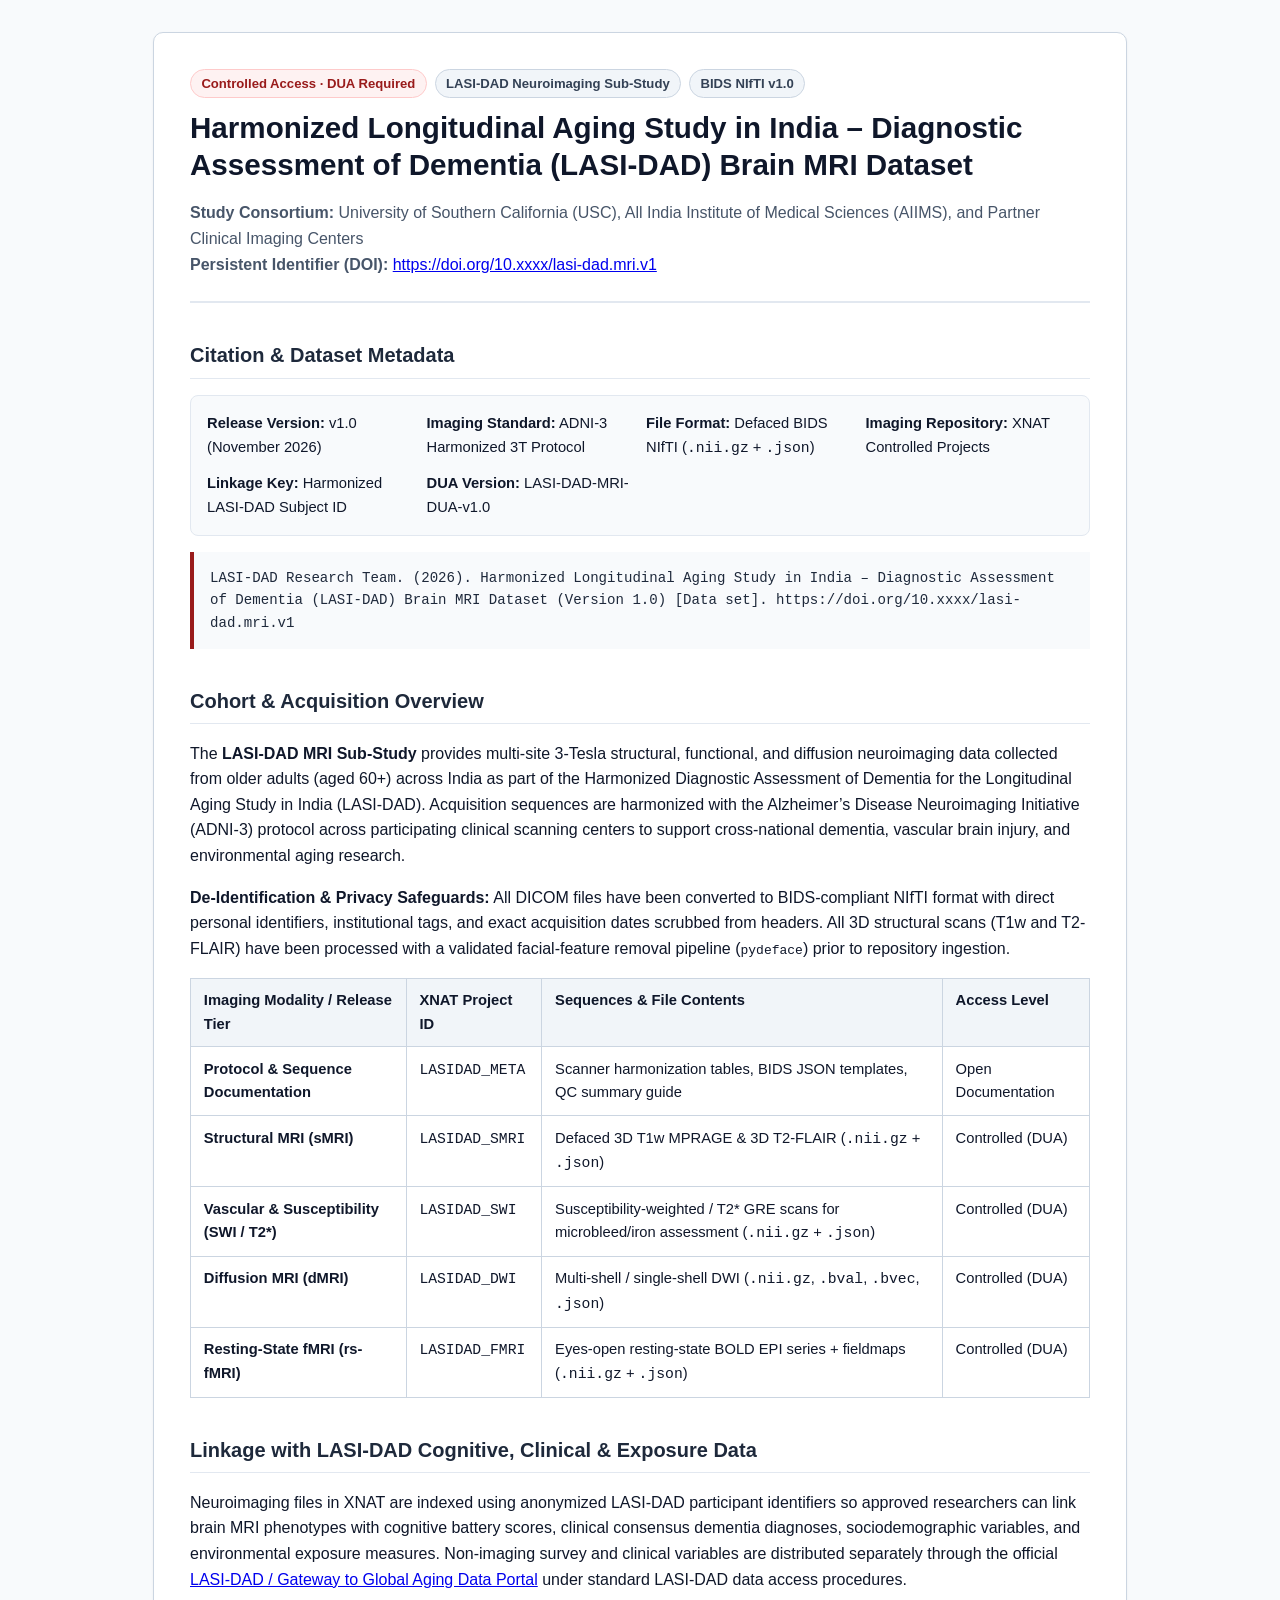
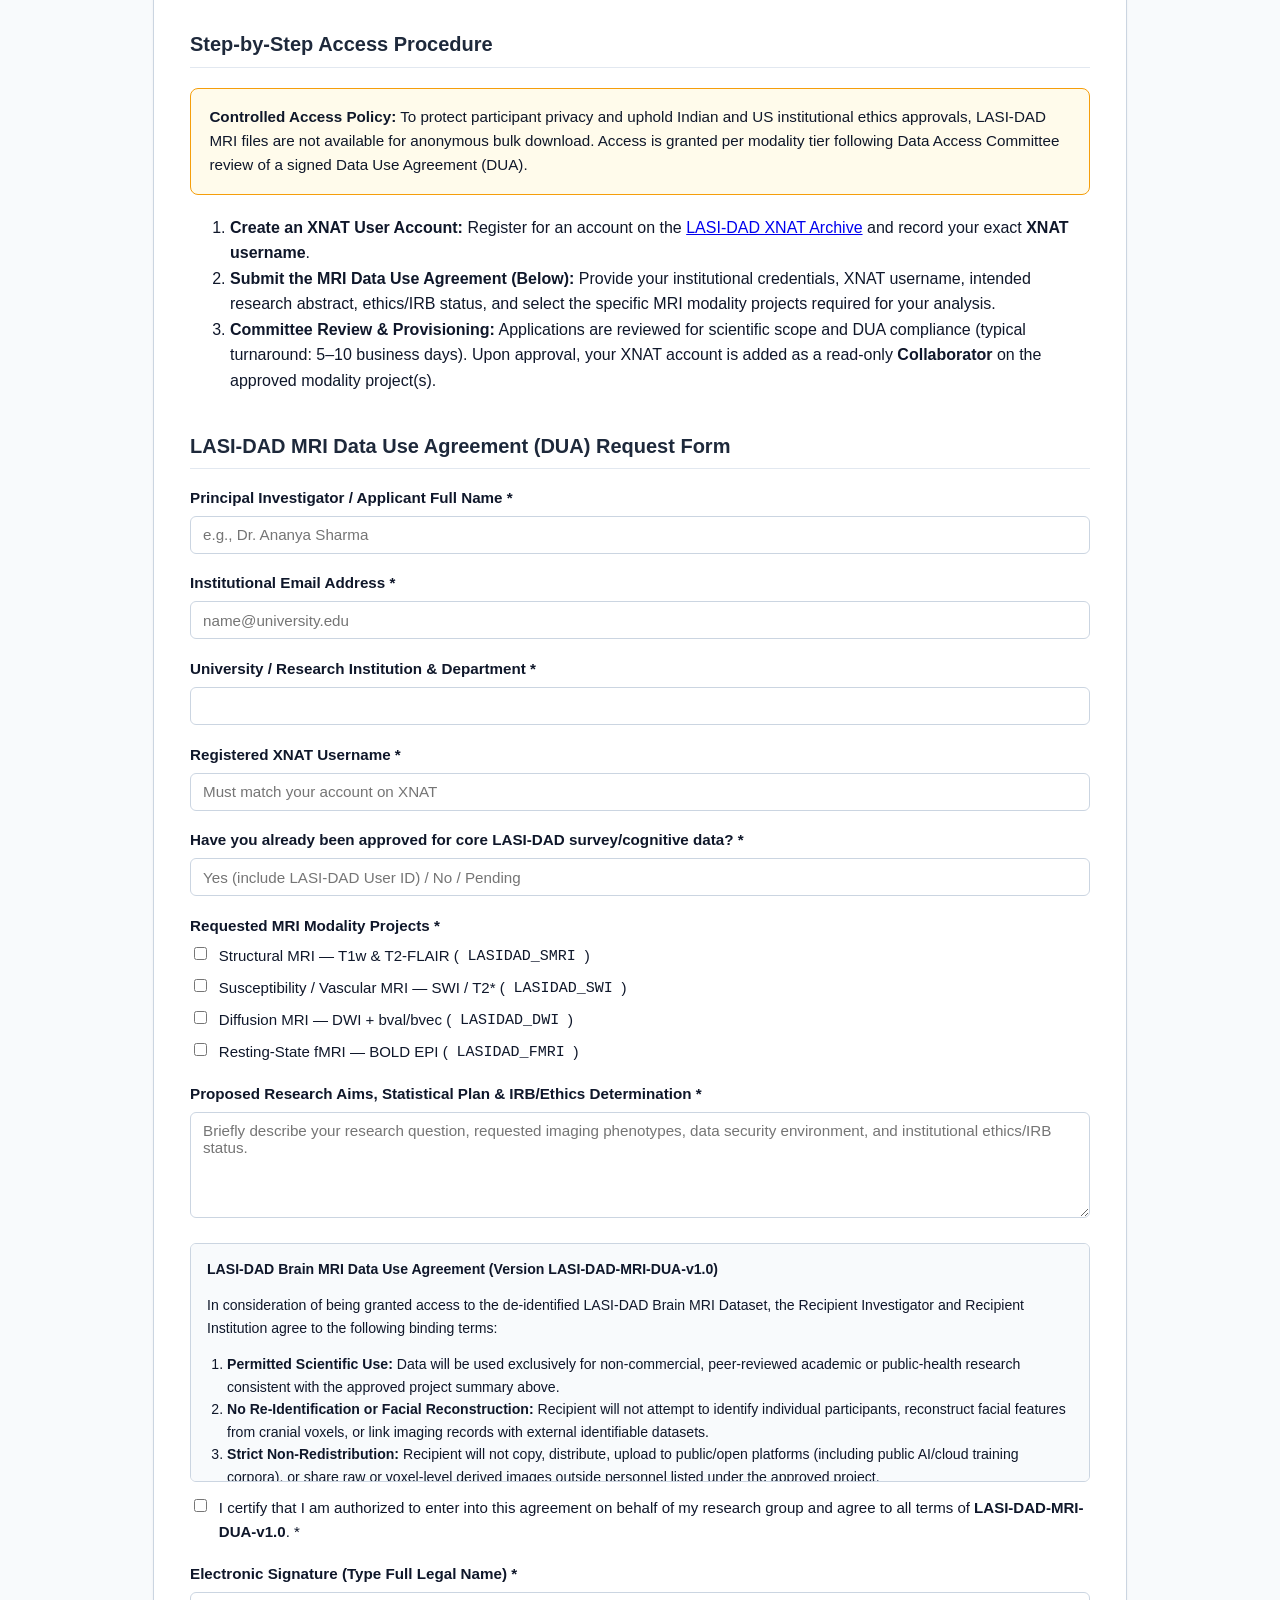
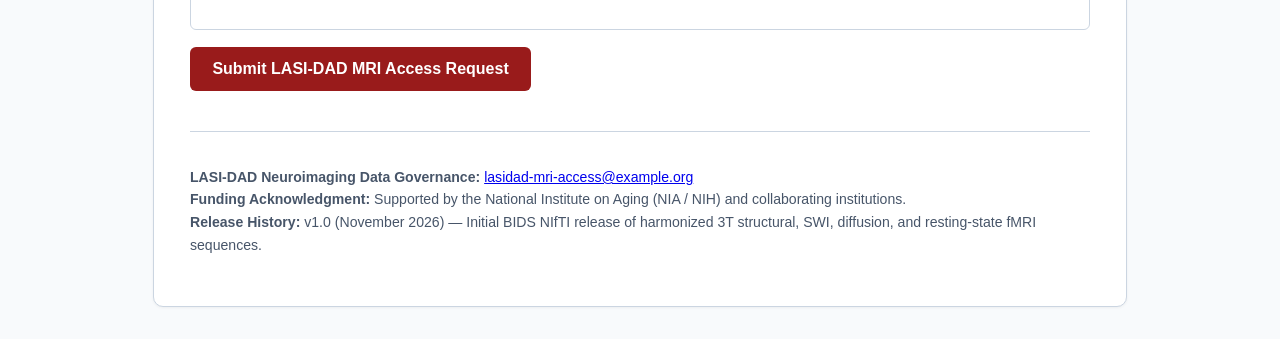
<file: index.html>
<!DOCTYPE html>
<html lang="en">
<head>
  <meta charset="UTF-8" />
  <meta name="viewport" content="width=device-width, initial-scale=1.0" />
  <title>LASI-DAD Brain MRI Dataset (v1.0) — Controlled-Access Data Portal</title>
  <style>
    :root {
      --bg: #f8fafc;
      --surface: #ffffff;
      --text: #0f172a;
      --muted: #475569;
      --primary: #991b1b; /* Deep academic crimson */
      --primary-light: #fef2f2;
      --primary-border: #fecaca;
      --accent: #1e40af;
      --border: #cbd5e1;
      --warn-bg: #fffbeb;
      --warn-border: #f59e0b;
    }
    body {
      font-family: -apple-system, BlinkMacSystemFont, "Segoe UI", Roboto, sans-serif;
      line-height: 1.6;
      color: var(--text);
      background: var(--bg);
      margin: 0;
      padding: 2rem 1rem;
    }
    .container {
      max-width: 900px;
      margin: 0 auto;
      background: var(--surface);
      border: 1px solid var(--border);
      border-radius: 10px;
      padding: 2.25rem;
      box-shadow: 0 1px 3px rgba(0, 0, 0, 0.05);
    }
    header {
      border-bottom: 2px solid #e2e8f0;
      padding-bottom: 1.5rem;
      margin-bottom: 1.75rem;
    }
    .badge-row {
      display: flex;
      flex-wrap: wrap;
      gap: 0.5rem;
      margin-bottom: 0.75rem;
    }
    .badge {
      display: inline-block;
      background: var(--primary-light);
      color: var(--primary);
      border: 1px solid var(--primary-border);
      font-size: 0.82rem;
      font-weight: 600;
      padding: 0.2rem 0.65rem;
      border-radius: 999px;
    }
    .badge-neutral {
      background: #f1f5f9;
      color: #334155;
      border: 1px solid #cbd5e1;
    }
    h1 {
      margin: 0.25rem 0 0.6rem;
      font-size: 1.85rem;
      line-height: 1.25;
    }
    h2 {
      font-size: 1.25rem;
      margin-top: 2.25rem;
      border-bottom: 1px solid #e2e8f0;
      padding-bottom: 0.4rem;
      color: #1e293b;
    }
    .meta-grid {
      display: grid;
      grid-template-columns: repeat(auto-fit, minmax(200px, 1fr));
      gap: 0.75rem;
      background: #f8fafc;
      border: 1px solid #e2e8f0;
      padding: 1rem;
      border-radius: 8px;
      margin: 1rem 0;
      font-size: 0.92rem;
    }
    .cite-box {
      background: #f8fafc;
      border-left: 4px solid var(--primary);
      padding: 0.9rem 1rem;
      font-family: ui-monospace, SFMono-Regular, Menlo, monospace;
      font-size: 0.88rem;
      margin: 0.75rem 0;
      color: #1e293b;
    }
    .notice {
      background: var(--warn-bg);
      border: 1px solid var(--warn-border);
      border-radius: 8px;
      padding: 1rem 1.15rem;
      margin: 1.25rem 0;
      font-size: 0.95rem;
    }
    table {
      width: 100%;
      border-collapse: collapse;
      margin: 1rem 0;
      font-size: 0.92rem;
    }
    th, td {
      border: 1px solid var(--border);
      padding: 0.65rem 0.8rem;
      text-align: left;
      vertical-align: top;
    }
    th {
      background: #f1f5f9;
      font-weight: 600;
    }
    .form-group {
      margin-bottom: 1.1rem;
    }
    label {
      display: block;
      font-weight: 600;
      margin-bottom: 0.35rem;
      font-size: 0.95rem;
    }
    input[type="text"],
    input[type="email"],
    textarea {
      width: 100%;
      box-sizing: border-box;
      padding: 0.6rem 0.75rem;
      border: 1px solid var(--border);
      border-radius: 6px;
      font-size: 0.95rem;
      font-family: inherit;
    }
    .checkbox-row {
      display: flex;
      align-items: flex-start;
      gap: 0.55rem;
      margin-bottom: 0.5rem;
      font-weight: 400;
      font-size: 0.94rem;
    }
    .dua-scroll {
      max-height: 210px;
      overflow-y: auto;
      border: 1px solid var(--border);
      background: #f8fafc;
      padding: 0.85rem 1rem;
      border-radius: 6px;
      font-size: 0.88rem;
      margin-bottom: 0.85rem;
    }
    button {
      background: var(--primary);
      color: #ffffff;
      border: none;
      border-radius: 6px;
      padding: 0.8rem 1.4rem;
      font-size: 1rem;
      font-weight: 600;
      cursor: pointer;
    }
    button:hover {
      background: #7f1d1d;
    }
    footer {
      margin-top: 2.5rem;
      padding-top: 1.25rem;
      border-top: 1px solid var(--border);
      color: var(--muted);
      font-size: 0.88rem;
    }
  </style>
</head>
<body>
  <div class="container">
    <header>
      <div class="badge-row">
        <span class="badge">Controlled Access · DUA Required</span>
        <span class="badge badge-neutral">LASI-DAD Neuroimaging Sub-Study</span>
        <span class="badge badge-neutral">BIDS NIfTI v1.0</span>
      </div>
      <h1>Harmonized Longitudinal Aging Study in India – Diagnostic Assessment of Dementia (LASI-DAD) Brain MRI Dataset</h1>
      <p style="color: var(--muted); margin-bottom: 0;">
        <strong>Study Consortium:</strong> University of Southern California (USC), All India Institute of Medical Sciences (AIIMS), and Partner Clinical Imaging Centers<br />
        <strong>Persistent Identifier (DOI):</strong>
        <a href="https://doi.org/10.xxxx/lasi-dad.mri.v1">https://doi.org/10.xxxx/lasi-dad.mri.v1</a>
      </p>
    </header>

    <section aria-labelledby="citation-heading">
      <h2 id="citation-heading">Citation &amp; Dataset Metadata</h2>
      <div class="meta-grid">
        <div><strong>Release Version:</strong> v1.0 (November 2026)</div>
        <div><strong>Imaging Standard:</strong> ADNI-3 Harmonized 3T Protocol</div>
        <div><strong>File Format:</strong> Defaced BIDS NIfTI (<code>.nii.gz</code> + <code>.json</code>)</div>
        <div><strong>Imaging Repository:</strong> XNAT Controlled Projects</div>
        <div><strong>Linkage Key:</strong> Harmonized LASI-DAD Subject ID</div>
        <div><strong>DUA Version:</strong> LASI-DAD-MRI-DUA-v1.0</div>
      </div>
      <div class="cite-box">
        LASI-DAD Research Team. (2026). Harmonized Longitudinal Aging Study in India – Diagnostic Assessment of
        Dementia (LASI-DAD) Brain MRI Dataset (Version 1.0) [Data set]. https://doi.org/10.xxxx/lasi-dad.mri.v1
      </div>
    </section>

    <section aria-labelledby="overview-heading">
      <h2 id="overview-heading">Cohort &amp; Acquisition Overview</h2>
      <p>
        The <strong>LASI-DAD MRI Sub-Study</strong> provides multi-site 3-Tesla structural, functional, and diffusion
        neuroimaging data collected from older adults (aged 60+) across India as part of the Harmonized Diagnostic
        Assessment of Dementia for the Longitudinal Aging Study in India (LASI-DAD). Acquisition sequences are
        harmonized with the Alzheimer’s Disease Neuroimaging Initiative (ADNI-3) protocol across participating
        clinical scanning centers to support cross-national dementia, vascular brain injury, and environmental aging
        research.
      </p>
      <p>
        <strong>De-Identification &amp; Privacy Safeguards:</strong> All DICOM files have been converted to BIDS-compliant
        NIfTI format with direct personal identifiers, institutional tags, and exact acquisition dates scrubbed from
        headers. All 3D structural scans (T1w and T2-FLAIR) have been processed with a validated facial-feature
        removal pipeline (<code>pydeface</code>) prior to repository ingestion.
      </p>

      <table>
        <thead>
          <tr>
            <th>Imaging Modality / Release Tier</th>
            <th>XNAT Project ID</th>
            <th>Sequences &amp; File Contents</th>
            <th>Access Level</th>
          </tr>
        </thead>
        <tbody>
          <tr>
            <td><strong>Protocol &amp; Sequence Documentation</strong></td>
            <td><code>LASIDAD_META</code></td>
            <td>Scanner harmonization tables, BIDS JSON templates, QC summary guide</td>
            <td>Open Documentation</td>
          </tr>
          <tr>
            <td><strong>Structural MRI (sMRI)</strong></td>
            <td><code>LASIDAD_SMRI</code></td>
            <td>Defaced 3D T1w MPRAGE &amp; 3D T2-FLAIR (<code>.nii.gz</code> + <code>.json</code>)</td>
            <td>Controlled (DUA)</td>
          </tr>
          <tr>
            <td><strong>Vascular &amp; Susceptibility (SWI / T2*)</strong></td>
            <td><code>LASIDAD_SWI</code></td>
            <td>Susceptibility-weighted / T2* GRE scans for microbleed/iron assessment (<code>.nii.gz</code> + <code>.json</code>)</td>
            <td>Controlled (DUA)</td>
          </tr>
          <tr>
            <td><strong>Diffusion MRI (dMRI)</strong></td>
            <td><code>LASIDAD_DWI</code></td>
            <td>Multi-shell / single-shell DWI (<code>.nii.gz</code>, <code>.bval</code>, <code>.bvec</code>, <code>.json</code>)</td>
            <td>Controlled (DUA)</td>
          </tr>
          <tr>
            <td><strong>Resting-State fMRI (rs-fMRI)</strong></td>
            <td><code>LASIDAD_FMRI</code></td>
            <td>Eyes-open resting-state BOLD EPI series + fieldmaps (<code>.nii.gz</code> + <code>.json</code>)</td>
            <td>Controlled (DUA)</td>
          </tr>
        </tbody>
      </table>
    </section>

    <section aria-labelledby="linkage-heading">
      <h2 id="linkage-heading">Linkage with LASI-DAD Cognitive, Clinical &amp; Exposure Data</h2>
      <p>
        Neuroimaging files in XNAT are indexed using anonymized LASI-DAD participant identifiers so approved researchers
        can link brain MRI phenotypes with cognitive battery scores, clinical consensus dementia diagnoses,
        sociodemographic variables, and environmental exposure measures. Non-imaging survey and clinical variables are
        distributed separately through the official <a href="https://lasi-dad.org" target="_blank" rel="noopener noreferrer">LASI-DAD / Gateway to Global Aging Data Portal</a>
        under standard LASI-DAD data access procedures.
      </p>
    </section>

    <section aria-labelledby="access-heading">
      <h2 id="access-heading">Step-by-Step Access Procedure</h2>
      <div class="notice">
        <strong>Controlled Access Policy:</strong> To protect participant privacy and uphold Indian and US
        institutional ethics approvals, LASI-DAD MRI files are not available for anonymous bulk download. Access is
        granted per modality tier following Data Access Committee review of a signed Data Use Agreement (DUA).
      </div>
      <ol>
        <li>
          <strong>Create an XNAT User Account:</strong> Register for an account on the
          <a href="https://xnat.example.org" target="_blank" rel="noopener noreferrer">LASI-DAD XNAT Archive</a>
          and record your exact <strong>XNAT username</strong>.
        </li>
        <li>
          <strong>Submit the MRI Data Use Agreement (Below):</strong> Provide your institutional credentials, XNAT
          username, intended research abstract, ethics/IRB status, and select the specific MRI modality projects
          required for your analysis.
        </li>
        <li>
          <strong>Committee Review &amp; Provisioning:</strong> Applications are reviewed for scientific scope and DUA
          compliance (typical turnaround: 5–10 business days). Upon approval, your XNAT account is added as a read-only
          <strong>Collaborator</strong> on the approved modality project(s).
        </li>
      </ol>
    </section>

    <section aria-labelledby="dua-heading">
      <h2 id="dua-heading">LASI-DAD MRI Data Use Agreement (DUA) Request Form</h2>
      <!-- Point action="..." to your institutional form endpoint or REDCap/API handler -->
      <form action="https://example.org/api/lasi-dad-dua" method="POST">
        <input type="hidden" name="dataset_doi" value="10.xxxx/lasi-dad.mri.v1" />
        <input type="hidden" name="dua_version" value="LASI-DAD-MRI-DUA-v1.0" />

        <div class="form-group">
          <label for="full_name">Principal Investigator / Applicant Full Name *</label>
          <input id="full_name" name="full_name" type="text" placeholder="e.g., Dr. Ananya Sharma" required />
        </div>

        <div class="form-group">
          <label for="email">Institutional Email Address *</label>
          <input id="email" name="email" type="email" placeholder="name@university.edu" required />
        </div>

        <div class="form-group">
          <label for="institution">University / Research Institution &amp; Department *</label>
          <input id="institution" name="institution" type="text" required />
        </div>

        <div class="form-group">
          <label for="xnat_username">Registered XNAT Username *</label>
          <input id="xnat_username" name="xnat_username" type="text" placeholder="Must match your account on XNAT" required />
        </div>

        <div class="form-group">
          <label for="lasidad_approved">Have you already been approved for core LASI-DAD survey/cognitive data? *</label>
          <input id="lasidad_approved" name="lasidad_approved" type="text" placeholder="Yes (include LASI-DAD User ID) / No / Pending" required />
        </div>

        <div class="form-group">
          <label>Requested MRI Modality Projects *</label>
          <label class="checkbox-row">
            <input type="checkbox" name="modalities[]" value="LASIDAD_SMRI" />
            Structural MRI — T1w &amp; T2-FLAIR (<code>LASIDAD_SMRI</code>)
          </label>
          <label class="checkbox-row">
            <input type="checkbox" name="modalities[]" value="LASIDAD_SWI" />
            Susceptibility / Vascular MRI — SWI / T2* (<code>LASIDAD_SWI</code>)
          </label>
          <label class="checkbox-row">
            <input type="checkbox" name="modalities[]" value="LASIDAD_DWI" />
            Diffusion MRI — DWI + bval/bvec (<code>LASIDAD_DWI</code>)
          </label>
          <label class="checkbox-row">
            <input type="checkbox" name="modalities[]" value="LASIDAD_FMRI" />
            Resting-State fMRI — BOLD EPI (<code>LASIDAD_FMRI</code>)
          </label>
        </div>

        <div class="form-group">
          <label for="project_summary">Proposed Research Aims, Statistical Plan &amp; IRB/Ethics Determination *</label>
          <textarea id="project_summary" name="project_summary" rows="5" placeholder="Briefly describe your research question, requested imaging phenotypes, data security environment, and institutional ethics/IRB status." required></textarea>
        </div>

        <div class="dua-scroll" aria-label="LASI-DAD MRI Data Use Agreement Terms">
          <strong>LASI-DAD Brain MRI Data Use Agreement (Version LASI-DAD-MRI-DUA-v1.0)</strong>
          <p>
            In consideration of being granted access to the de-identified LASI-DAD Brain MRI Dataset, the Recipient
            Investigator and Recipient Institution agree to the following binding terms:
          </p>
          <ol style="padding-left: 1.25rem; margin: 0;">
            <li><strong>Permitted Scientific Use:</strong> Data will be used exclusively for non-commercial, peer-reviewed academic or public-health research consistent with the approved project summary above.</li>
            <li><strong>No Re-Identification or Facial Reconstruction:</strong> Recipient will not attempt to identify individual participants, reconstruct facial features from cranial voxels, or link imaging records with external identifiable datasets.</li>
            <li><strong>Strict Non-Redistribution:</strong> Recipient will not copy, distribute, upload to public/open platforms (including public AI/cloud training corpora), or share raw or voxel-level derived images outside personnel listed under the approved project.</li>
            <li><strong>Information Security:</strong> Data will be stored on access-controlled, encrypted institutional servers with immediate breach notification to the LASI-DAD Data Governance Team if unauthorized access occurs.</li>
            <li><strong>Acknowledgment &amp; Citation:</strong> All publications, preprints, and presentations using these scans must cite the LASI-DAD MRI dataset DOI and acknowledge NIH/NIA grant support and participating Indian clinical centers.</li>
          </ol>
        </div>

        <div class="form-group">
          <label class="checkbox-row">
            <input type="checkbox" name="agree_dua" value="yes" required />
            <span>
              I certify that I am authorized to enter into this agreement on behalf of my research group and agree to
              all terms of <strong>LASI-DAD-MRI-DUA-v1.0</strong>. *
            </span>
          </label>
        </div>

        <div class="form-group">
          <label for="signature">Electronic Signature (Type Full Legal Name) *</label>
          <input id="signature" name="signature" type="text" required />
        </div>

        <button type="submit">Submit LASI-DAD MRI Access Request</button>
      </form>
    </section>

    <footer>
      <p>
        <strong>LASI-DAD Neuroimaging Data Governance:</strong> <a href="mailto:lasidad-mri-access@example.org">lasidad-mri-access@example.org</a><br />
        <strong>Funding Acknowledgment:</strong> Supported by the National Institute on Aging (NIA / NIH) and collaborating institutions.<br />
        <strong>Release History:</strong> v1.0 (November 2026) — Initial BIDS NIfTI release of harmonized 3T structural, SWI, diffusion, and resting-state fMRI sequences.
      </p>
    </footer>
  </div>
</body>
</html>
</file>
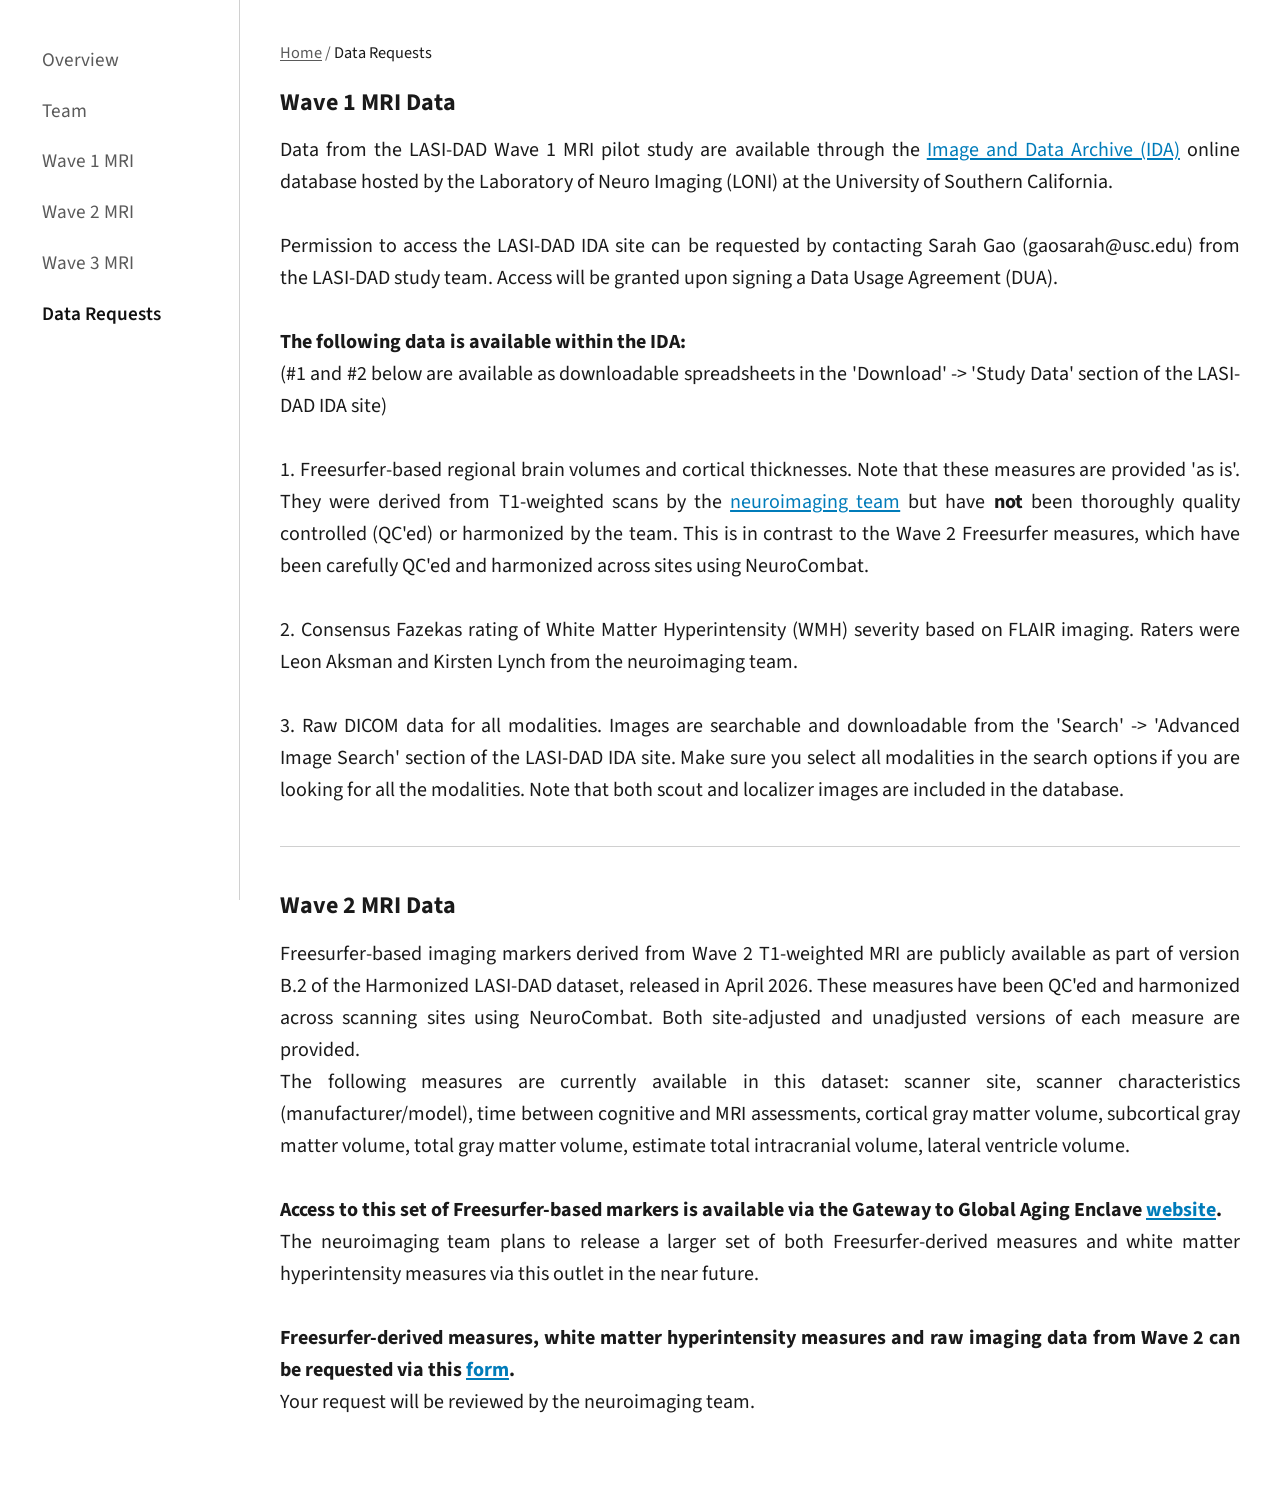
<file: data-requests.html>
<!DOCTYPE html>
<html lang="en">
<head>
<meta charset="UTF-8">
<meta name="viewport" content="width=device-width, initial-scale=1.0">
<title>LASI-DAD Neuroimaging</title>
<link rel="icon" type="image/png" href="lasi-dad-favicon.ico">
<link rel="preconnect" href="https://fonts.googleapis.com">
<link rel="preconnect" href="https://fonts.gstatic.com" crossorigin>
<link href="https://fonts.googleapis.com/css2?family=Source+Serif+4:opsz,wght@8..60,400;8..60,500;8..60,600&family=Source+Sans+3:wght@400;600;700&display=swap" rel="stylesheet">
<link rel="stylesheet" href="css/style.css">
</head>
<body>
<a class="skip-link" href="#main">Skip to content</a>

<!-- 
<header class="top-bar">
  <div class="top-bar-inner">
    <a class="logo-link" href="index.html">
      <img src="lasi-dad-logo.webp" style="height:42px; width:auto;">
    </a>
  </div>
</header>
-->

<div class="layout">
<!DOCTYPE html>
<html lang="en">
<head>
<meta charset="UTF-8">
<meta name="viewport" content="width=device-width, initial-scale=1.0">
<title>Wave 1 MRI Description</title>
<meta name="description" content="[Study Name]: overview, study design, and data request information.">
<link rel="preconnect" href="https://fonts.googleapis.com">
<link rel="preconnect" href="https://fonts.gstatic.com" crossorigin>
<link href="https://fonts.googleapis.com/css2?family=Source+Serif+4:opsz,wght@8..60,400;8..60,500;8..60,600&family=Source+Sans+3:wght@400;600;700&display=swap" rel="stylesheet">
<link rel="stylesheet" href="css/style.css">
<style>{h1: 40px;}</style>
</head>
<body>
<a class="skip-link" href="#main">Skip to content</a>
  
<div class="layout">
  <aside class="sidebar">
    <nav aria-label="Primary">
      <ul>
        <li><a href="index.html">Overview</a></li>
        <li><a href="team.html">Team</a></li>
        <li><a href="wave1-mri.html">Wave 1 MRI</a></li>
        <li><a href="wave2-mri.html">Wave 2 MRI</a></li>
        <li><a href="wave3-mri.html">Wave 3 MRI</a></li>
        <li><a href="data-requests.html" aria-current="page">Data Requests</a></li>
      </ul>
    </nav>
  </aside>

</div>


</body>
</html>

  <main id="main" class="content">
    <p class="breadcrumb"><a href="index.html">Home</a> / <span aria-current="page">Data Requests</span></p>

    <p style="font-size: 1.5rem;"><b>Wave 1 MRI Data</b></p>
    <p style="text-align: justify;">
    Data from the LASI-DAD Wave 1 MRI pilot study are available through the <a href="https://ida.loni.usc.edu" target="_blank" rel="noopener noreferrer">Image and Data Archive (IDA)</a> online database hosted by the 
    Laboratory of Neuro Imaging (LONI) at the University of Southern California. <br>
    <br>
    Permission to access the LASI-DAD IDA site can be requested by contacting Sarah Gao (gaosarah@usc.edu) from the LASI-DAD study team. Access will be granted upon signing a Data Usage Agreement (DUA).<br>
    <br>
    <b>The following data is available within the IDA:</b><br>
    (#1 and #2 below are available as downloadable spreadsheets in the 'Download' -> 'Study Data' section of the LASI-DAD IDA site)<br>
    <br>
    1. Freesurfer-based regional brain volumes and cortical thicknesses. Note that these measures are provided 'as is'. They were derived from T1-weighted scans by the <a href="MRI-Team.html" target="_blank" rel="noopener noreferrer">neuroimaging team</a> 
      but have <b>not</b> been thoroughly quality controlled (QC'ed) or harmonized by the team. This is in contrast to the Wave 2 Freesurfer measures, which have been carefully QC'ed and harmonized across sites using NeuroCombat.<br>
    <br>
    2. Consensus Fazekas rating of White Matter Hyperintensity (WMH) severity based on FLAIR imaging. Raters were Leon Aksman and Kirsten Lynch from the neuroimaging team.<br>
    <br>
    3. Raw DICOM data for all modalities. Images are searchable and downloadable from the 'Search' -> 'Advanced Image Search' section of the LASI-DAD IDA site. Make sure you select all modalities in the search options if you are looking for all the modalities. 
      Note that both scout and localizer images are included in the database.<br>
    </p>  
     <hr class="rule">
     <p style="font-size: 1.5rem;"><b>Wave 2 MRI Data</b></p>
     <p style="text-align: justify;">
    Freesurfer-based imaging markers derived from Wave 2 T1-weighted MRI are publicly available as part of version B.2 of the Harmonized LASI-DAD dataset, 
    released in April 2026. These measures have been QC'ed and harmonized across scanning sites using NeuroCombat. Both site-adjusted and unadjusted versions of each measure are provided. <br>
    The following measures are currently available in this dataset: scanner site, scanner characteristics (manufacturer/model), 
    time between cognitive and MRI assessments, cortical gray matter volume, subcortical gray matter volume, total gray matter volume, estimate total intracranial volume, lateral ventricle volume.<br>
    <br>
     <b>Access to this set of Freesurfer-based markers is available via the Gateway to Global Aging Enclave <a href="https://g2aging.org/enclave" target="_blank" rel="noopener noreferrer">website</a>.</b><br>
     The neuroimaging team plans to release a larger set of both Freesurfer-derived measures and white matter hyperintensity measures via this outlet in the near future.
     <br>
     <br>
     <b>Freesurfer-derived measures, white matter hyperintensity measures and raw imaging data from Wave 2 can be requested via this <a href="wave2_data_request_form.html" target="_blank" rel="noopener noreferrer">form</a>.</b><br>
     Your request will be reviewed by the neuroimaging team.
          
     </p>

      

    
  </main>
</div>

</body>
</html>
</file>
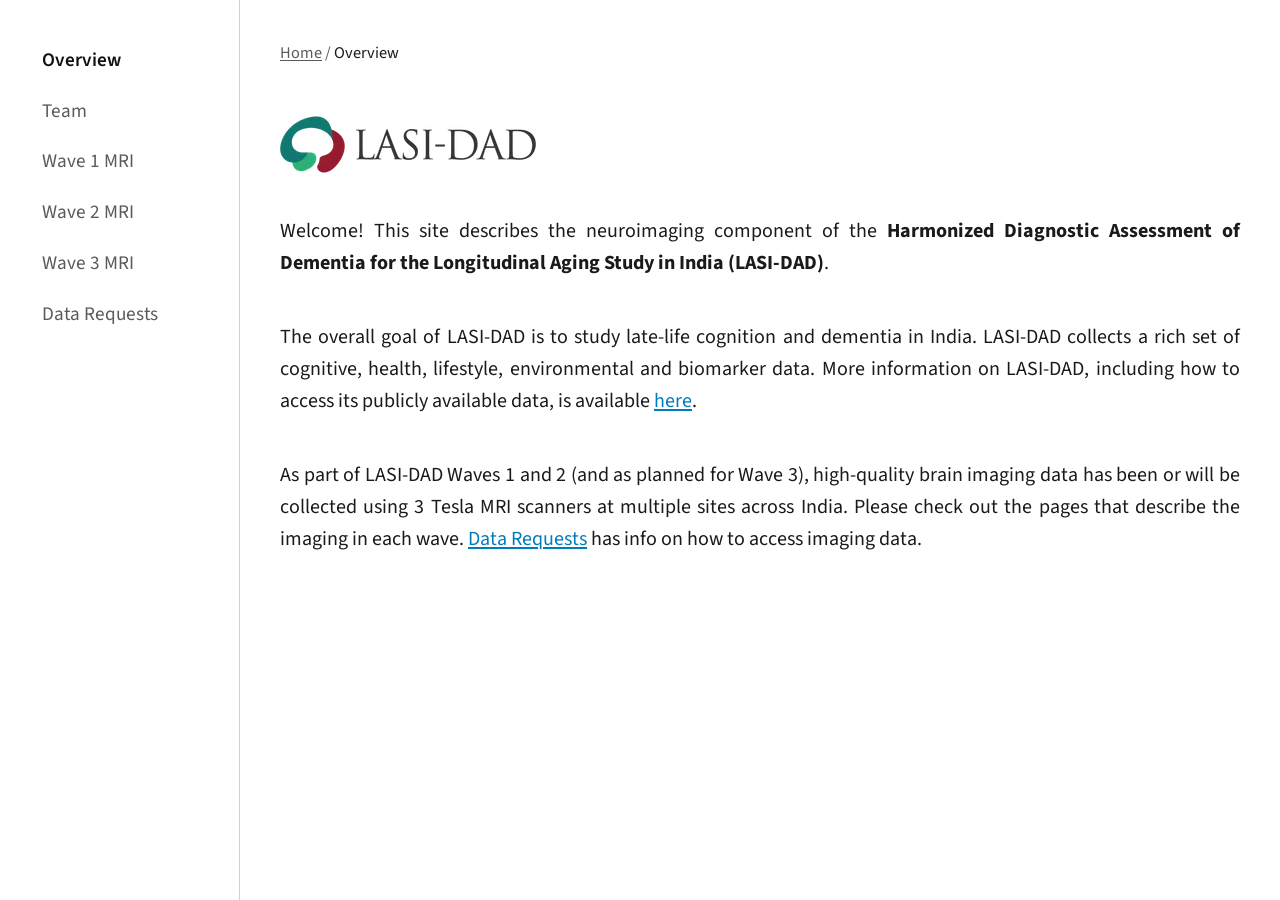
<file: index_prev.html>
<!DOCTYPE html>
<html lang="en">
<head>
<meta charset="UTF-8">
<meta name="viewport" content="width=device-width, initial-scale=1.0">
<title>LASI-DAD Neuroimaging</title>
<link rel="icon" type="image/png" href="lasi-dad-favicon.ico">
<meta name="description" content="[Study Name]: overview, study design, and data request information.">
<link rel="preconnect" href="https://fonts.googleapis.com">
<link rel="preconnect" href="https://fonts.gstatic.com" crossorigin>
<link href="https://fonts.googleapis.com/css2?family=Source+Serif+4:opsz,wght@8..60,400;8..60,500;8..60,600&family=Source+Sans+3:wght@400;600;700&display=swap" rel="stylesheet">
<link rel="stylesheet" href="css/style.css">
<style>{h1: 40px;}</style>
</head>
<body>
<a class="skip-link" href="#main">Skip to content</a>

<!-- 
<header class="top-bar">
  <div class="top-bar-inner">
    <a class="logo-link" href="index.html">
      <img src="lasi-dad-logo.webp" style="height:42px; width:auto;">
    </a>
  </div>
</header>
-->
  
<div class="layout">
  <aside class="sidebar">
    <nav aria-label="Primary">
      <ul>
        <li><a href="index.html" aria-current="page">Overview</a></li>
        <li><a href="team.html">Team</a></li>
        <li><a href="wave1-mri.html">Wave 1 MRI</a></li>
        <li><a href="wave2-mri.html">Wave 2 MRI</a></li>
        <li><a href="wave3-mri.html">Wave 3 MRI</a></li>
        <li><a href="data-requests.html">Data Requests</a></li>
      </ul>
    </nav>
  </aside>

  <main id="main" class="content">
    <p class="breadcrumb"><a href="index.html">Home</a> / <span aria-current="page">Overview</span></p>
    <br>
    <img src="lasi-dad-logo.webp" style="max-width: 100%; height: auto;">
    <br>
    <br>
    <p style="text-align: justify;"> Welcome! This site describes the neuroimaging component of the <b>Harmonized Diagnostic Assessment of Dementia for the Longitudinal Aging Study in India (LASI-DAD)</b>. 
    </p>
    <br>
    <p style="text-align: justify;">
      The overall goal of LASI-DAD is to study late-life cognition and dementia in India. 
      LASI-DAD collects a rich set of cognitive, health, lifestyle, environmental and biomarker data.
      More information on LASI-DAD, including how to access its publicly available data, is available <a href="https://lasi-dad.org" target="_blank" rel="noopener noreferrer">here</a>.
    </p>
    <br>
    <p style="text-align: justify;">
    As part of LASI-DAD Waves 1 and 2 (and as planned for Wave 3), high-quality brain imaging data has been or will be collected using 3 Tesla MRI scanners at multiple sites across India.  
      Please check out the pages that describe the imaging in each wave. <a href="data-requests.html">Data Requests</a> has info on how to access imaging data. 
    </p>

  </main>
</div>


</body>
</html>
</file>
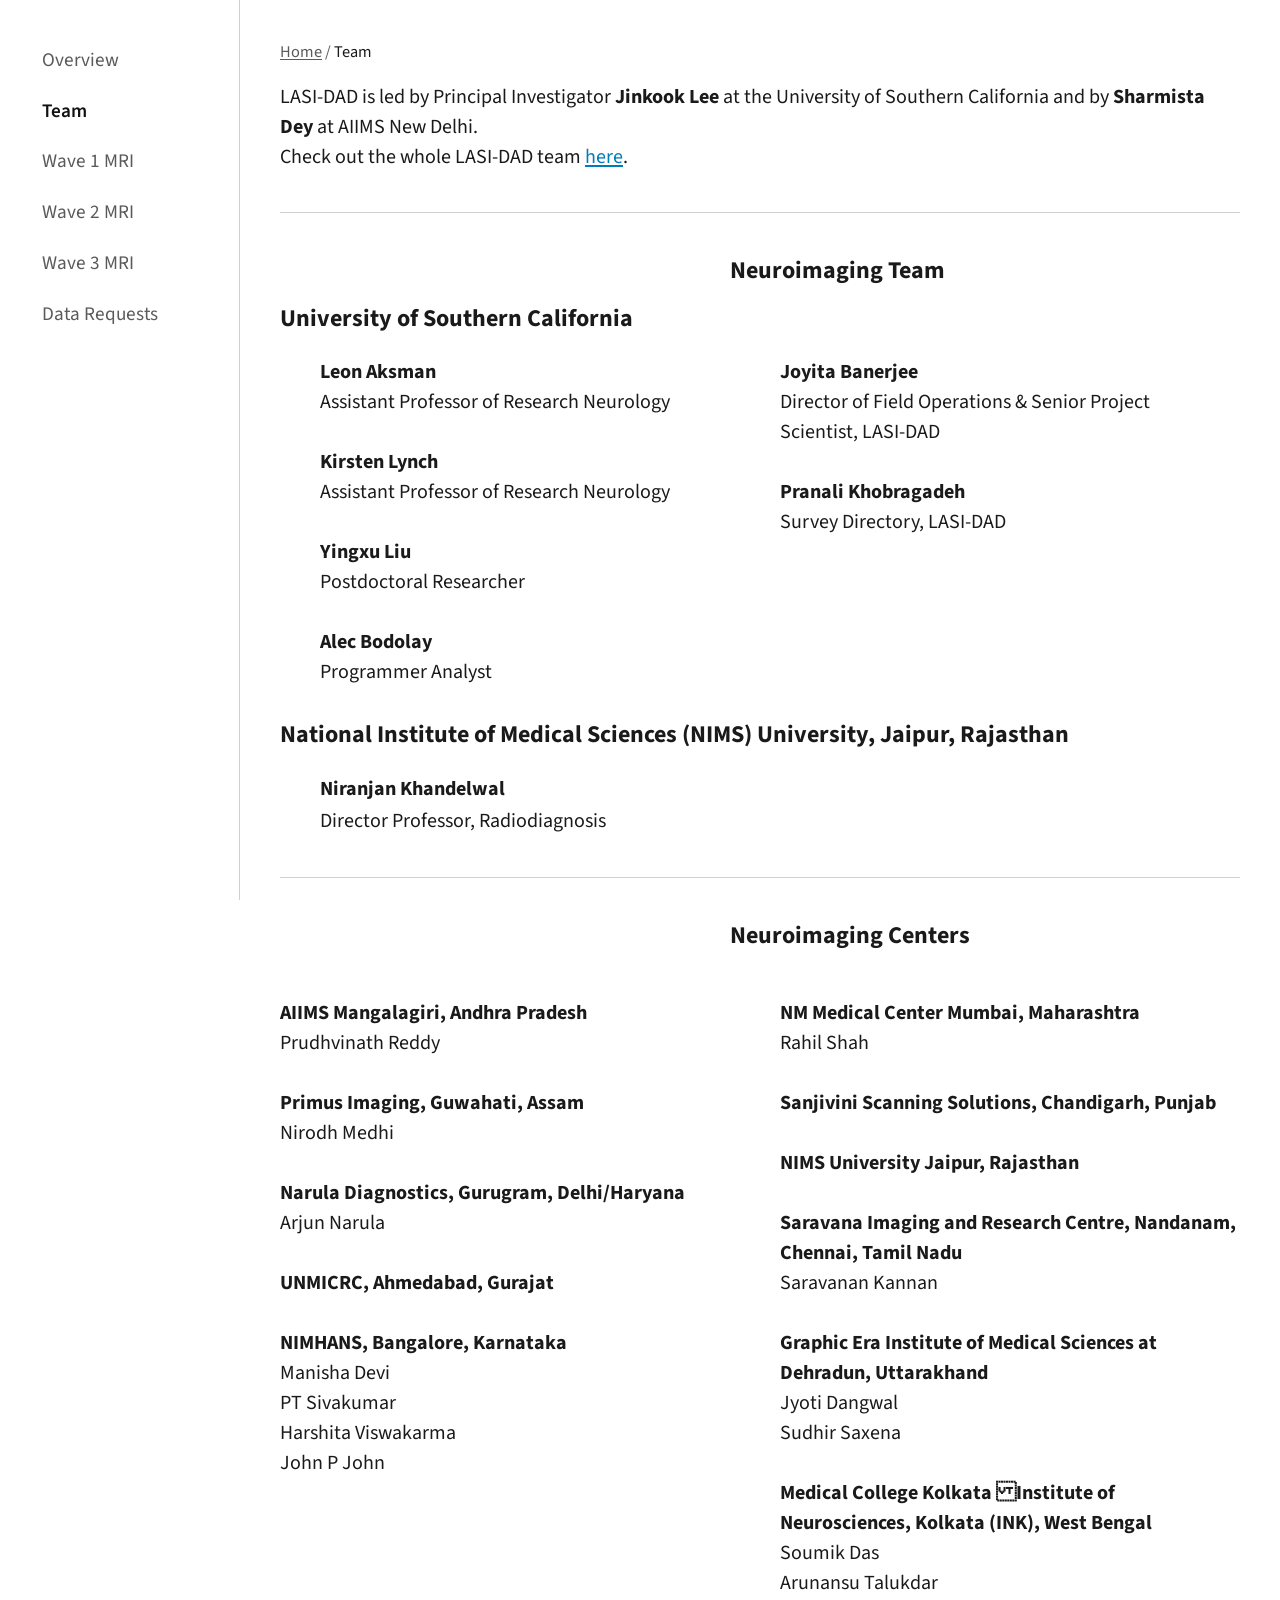
<file: team.html>
<!DOCTYPE html>
<html lang="en">
<head>
<meta charset="UTF-8">
<meta name="viewport" content="width=device-width, initial-scale=1.0">
<title>LASI-DAD Neuroimaging</title>
<link rel="icon" type="image/png" href="lasi-dad-favicon.ico">
<meta name="description" content="[Study Name]: overview, study design, and data request information.">
<link rel="preconnect" href="https://fonts.googleapis.com">
<link rel="preconnect" href="https://fonts.gstatic.com" crossorigin>
<link href="https://fonts.googleapis.com/css2?family=Source+Serif+4:opsz,wght@8..60,400;8..60,500;8..60,600&family=Source+Sans+3:wght@400;600;700&display=swap" rel="stylesheet">
<link rel="stylesheet" href="css/style.css">
<style>
  h1 { font-size: 40px; }
  p { line-height: 1.5; } <!-- 1.2 -->
</style>
</head>
<body>
<a class="skip-link" href="#main">Skip to content</a>
  
<div class="layout">
  <aside class="sidebar">
    <nav aria-label="Primary">
      <ul>
        <li><a href="index.html">Overview</a></li>
        <li><a href="team.html" aria-current="page">Team</a></li>
        <li><a href="wave1-mri.html">Wave 1 MRI</a></li>
        <li><a href="wave2-mri.html">Wave 2 MRI</a></li>
        <li><a href="wave3-mri.html">Wave 3 MRI</a></li>
        <li><a href="data-requests.html">Data Requests</a></li>
      </ul>
    </nav>
  </aside>

  <main id="main" class="content">
    <p class="breadcrumb"><a href="index.html">Home</a> / <span aria-current="page">Team</span></p>
    
    <p>
        LASI-DAD is led by Principal Investigator <b>Jinkook Lee</b> at the University of Southern California and
        by <b>Sharmista Dey</b> at AIIMS New Delhi.<br>
        Check out the whole LASI-DAD team <a href="https://lasi-dad.org/about/research-team" target="_blank" rel="noopener noreferrer">here</a>.
        
        <hr class="rule">
        
        <!-- <p style="text-align: center; font-size: 1.5rem;"><b>Neuroimaging Team</b></p> -->
        <p style="margin-left: 450px; font-size: 1.5rem;"><b>Neuroimaging Team</b></p>
    
        <p style="font-size: 1.5rem;"><b>University of Southern California</b></p>
            <blockquote>
              <div style="display: flex; gap: 40px;">
                <p style="width: 600px;"> <!-- <p style="flex: 1;"> -->
                    <b>Leon Aksman</b><br>
                    Assistant Professor of Research Neurology<br>
                    <br>
                    <b>Kirsten Lynch</b><br>
                    Assistant Professor of Research Neurology<br>
                    <br>
                    <b>Yingxu Liu</b><br>
                    Postdoctoral Researcher<br>
                    <br>
                    <b>Alec Bodolay</b><br>
                    Programmer Analyst<br>   
                </p>
                <p style="width: 600px;"> <!-- <p style="flex: 1;"> -->
                    <b>Joyita Banerjee</b><br>
                    Director of Field Operations & Senior Project Scientist, LASI-DAD<br>
                    <br>
                    <b>Pranali Khobragadeh</b><br>
                     Survey Directory, LASI-DAD<br>
                    <br>
                </p>
              </div>
            </blockquote>
      </p>
    
      <p style="font-size: 1.5rem;"><b>National Institute of Medical Sciences (NIMS) University, Jaipur, Rajasthan</b></p>
    
      <blockquote>
        <b>Niranjan Khandelwal</b><br>
         Director Professor, Radiodiagnosis<br>
      </blockquote>
    
      <hr class="rule">
      <!-- <p style="text-align: center; font-size: 1.5rem;"><b>Neuroimaging Centers</b></p> -->
       <p style="margin-left: 450px; font-size: 1.5rem;"><b>Neuroimaging Centers</b></p>
    
      <br>
      <div style="display: flex; gap: 40px;">
        <p style="width: 600px;"> <!-- <p style="flex: 1;"> -->
            <b>AIIMS Mangalagiri, Andhra Pradesh</b><br>
            Prudhvinath Reddy<br>
            <br>
            <b>Primus Imaging, Guwahati, Assam</b><br>
            Nirodh Medhi<br>
            <br>
            <b>Narula Diagnostics, Gurugram, Delhi/Haryana</b><br>
            Arjun Narula<br>
            <br>
            <b>UNMICRC, Ahmedabad, Gurajat</b><br>
            <br>
            <b>NIMHANS, Bangalore, Karnataka</b><br>
            Manisha Devi<br>
            PT Sivakumar<br>
            Harshita Viswakarma<br>
            John P John <br>
            <br>      
        </p>
        <p style="width: 600px;"> <!-- <p style="flex: 1;"> -->
            <b>NM Medical Center Mumbai, Maharashtra</b><br>
            Rahil Shah<br>
            <br>
            <b>Sanjivini Scanning Solutions, Chandigarh, Punjab</b><br>
            <br>
            <b>NIMS University Jaipur, Rajasthan</b><br>
            <br>
            <b>Saravana Imaging and Research Centre, Nandanam, Chennai, Tamil Nadu</b><br>
            Saravanan Kannan<br>
            <br>
            <b>Graphic Era Institute of Medical Sciences at Dehradun, Uttarakhand</b><br>
            Jyoti Dangwal<br>
            Sudhir Saxena<br>
            <br>    
            <b>Medical College Kolkata Institute of Neurosciences, Kolkata (INK), West Bengal</b><br>
            Soumik Das<br>
            Arunansu Talukdar<br>
            <br>
        </p>
      </div>
  
    </p>
  
  </main>
</div>


</body>
</html>
</file>
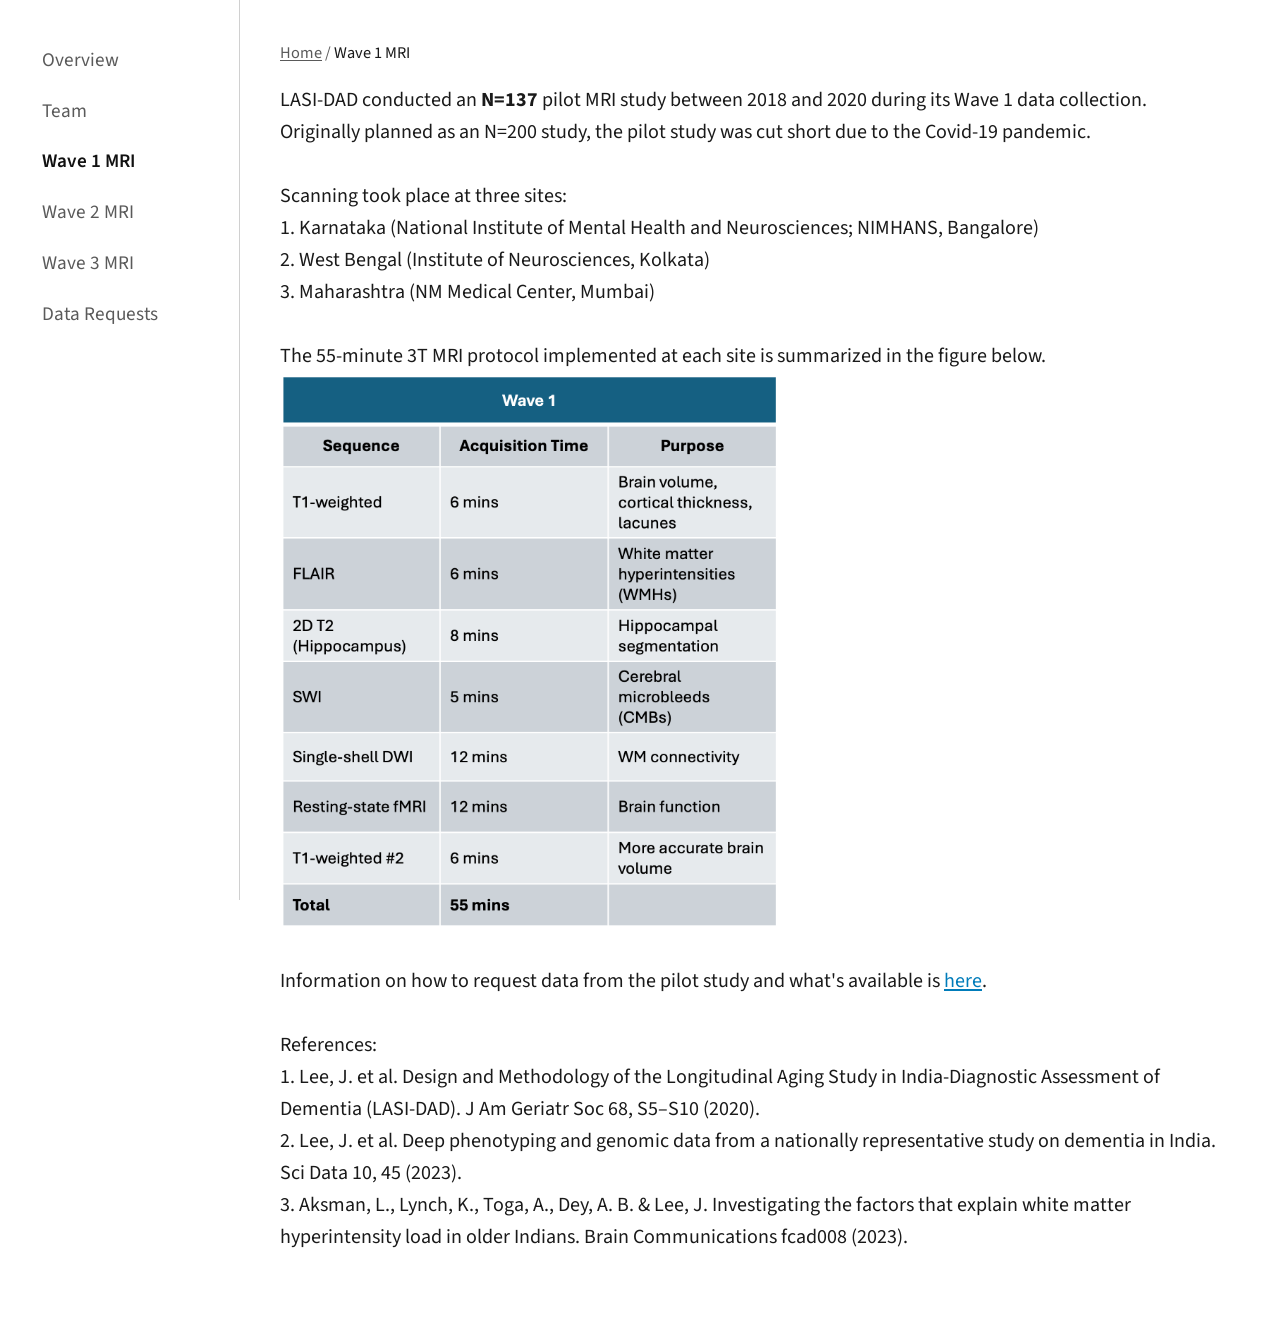
<file: wave1-mri.html>
<!DOCTYPE html>
<html lang="en">
<head>
<meta charset="UTF-8">
<meta name="viewport" content="width=device-width, initial-scale=1.0">
<title>LASI-DAD Neuroimaging</title>
<link rel="icon" type="image/png" href="lasi-dad-favicon.ico">
<meta name="description" content="[Study Name]: overview, study design, and data request information.">
<link rel="preconnect" href="https://fonts.googleapis.com">
<link rel="preconnect" href="https://fonts.gstatic.com" crossorigin>
<link href="https://fonts.googleapis.com/css2?family=Source+Serif+4:opsz,wght@8..60,400;8..60,500;8..60,600&family=Source+Sans+3:wght@400;600;700&display=swap" rel="stylesheet">
<link rel="stylesheet" href="css/style.css">
<style>{h1: 40px;}</style>
</head>
<body>
<a class="skip-link" href="#main">Skip to content</a>
  
<div class="layout">
  <aside class="sidebar">
    <nav aria-label="Primary">
      <ul>
        <li><a href="index.html">Overview</a></li>
        <li><a href="team.html">Team</a></li>
        <li><a href="wave1-mri.html" aria-current="page">Wave 1 MRI</a></li>
        <li><a href="wave2-mri.html">Wave 2 MRI</a></li>
        <li><a href="wave3-mri.html">Wave 3 MRI</a></li>
        <li><a href="data-requests.html">Data Requests</a></li>
      </ul>
    </nav>
  </aside>

  <main id="main" class="content">
    <p class="breadcrumb"><a href="index.html">Home</a> / <span aria-current="page">Wave 1 MRI</span></p>
    <p> 

    LASI-DAD conducted an <b>N=137</b> pilot MRI study between 2018 and 2020 during its Wave 1 data collection. <br>
    Originally planned as an N=200 study, the pilot study was cut short due to the Covid-19 pandemic. <br>
    <br>
    Scanning took place at three sites: <br>
    1. Karnataka (National Institute of Mental Health and Neurosciences; NIMHANS, Bangalore)<br>
    2. West Bengal (Institute of Neurosciences, Kolkata)<br>
    3. Maharashtra (NM Medical Center, Mumbai)<br>
    <br>
    The 55-minute 3T MRI protocol implemented at each site is summarized in the figure below.<br>
   <img src="wave1_mri_protocol.png" alt="Wave 1 MRI protocol" style="display: block; width: 500px;"> <!--margin: 0 auto; -->
    <br>
    Information on how to request data from the pilot study and what's available is <a href="data-requests.html">here</a>.<br>
    <br>
    References:<br>
    1. 	Lee, J. et al. Design and Methodology of the Longitudinal Aging Study in India-Diagnostic Assessment of Dementia (LASI-DAD). J Am Geriatr Soc 68, S5–S10 (2020). <br>
    2. 	Lee, J. et al. Deep phenotyping and genomic data from a nationally representative study on dementia in India. Sci Data 10, 45 (2023). <br>
    3. 	Aksman, L., Lynch, K., Toga, A., Dey, A. B. & Lee, J. Investigating the factors that explain white matter hyperintensity load in older Indians. Brain Communications fcad008 (2023). <br>
    
    
    </p>
  </main>
</div>


</body>
</html>
</file>
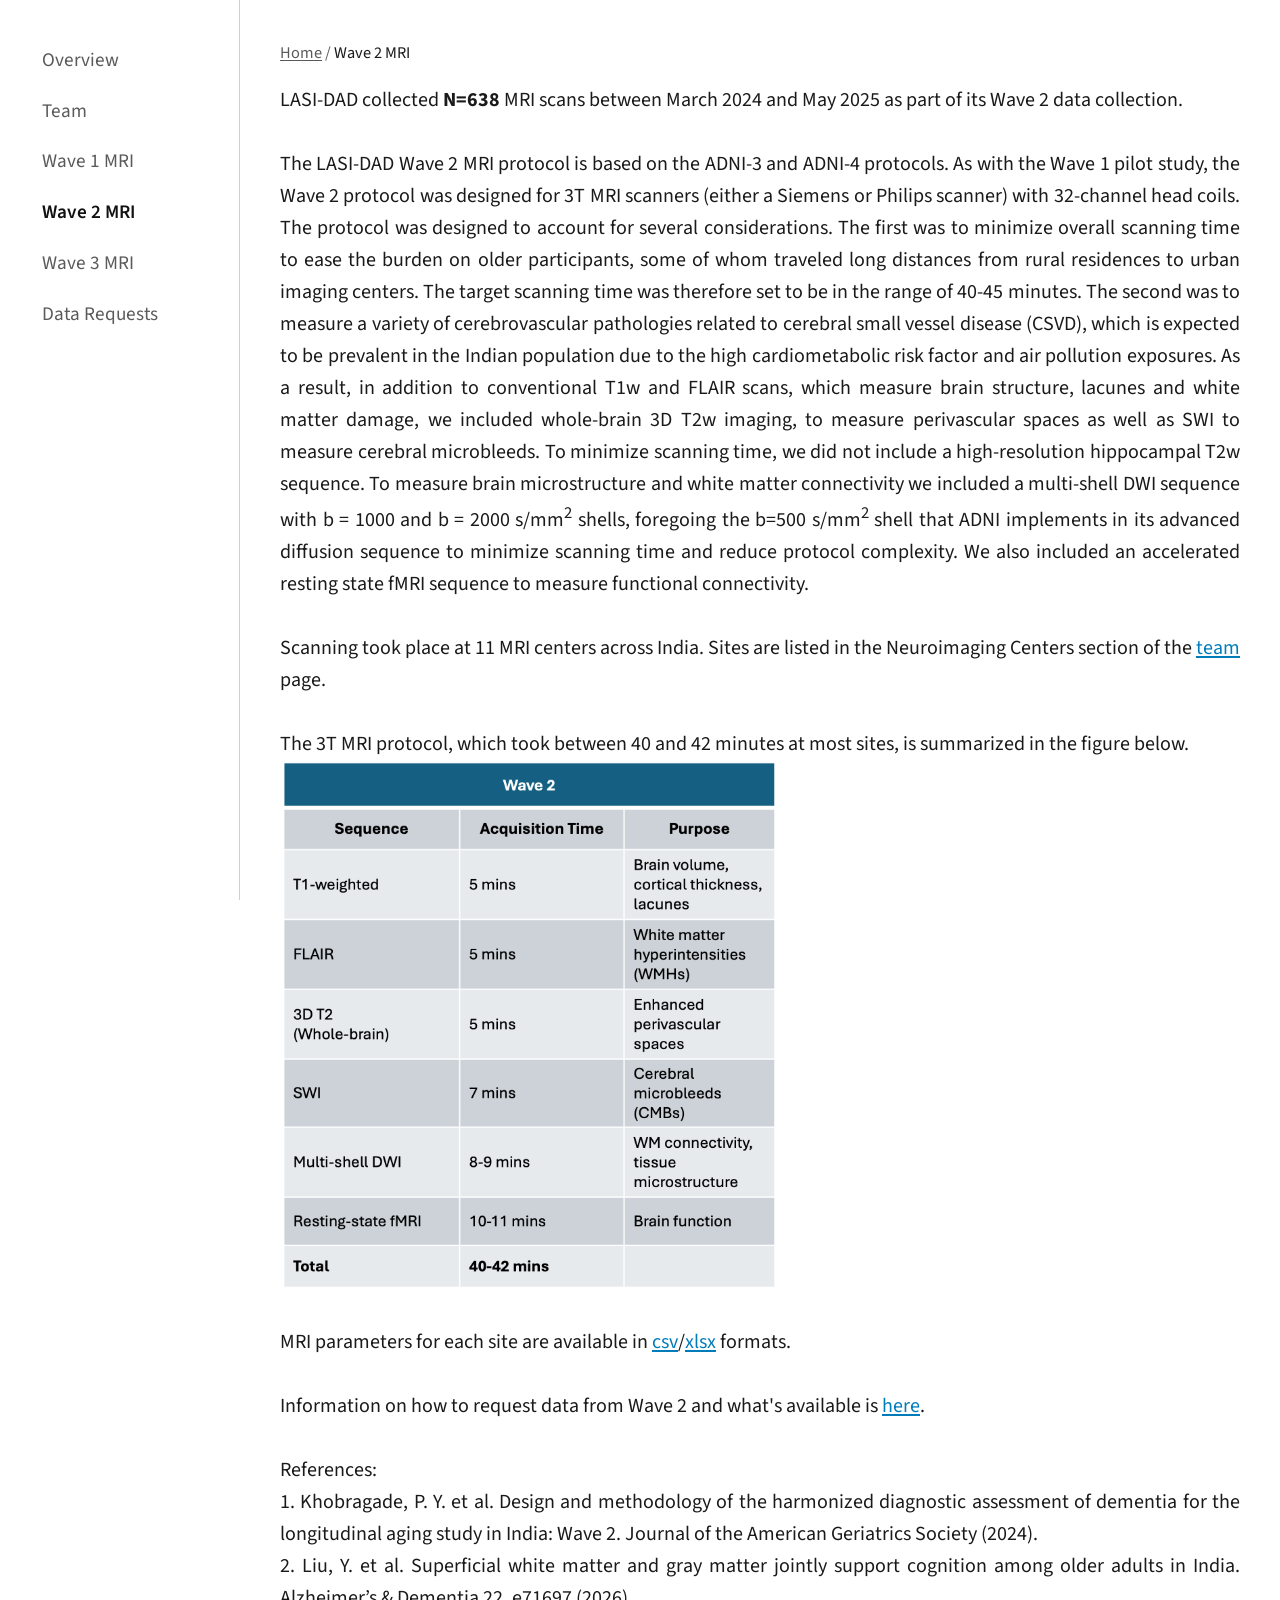
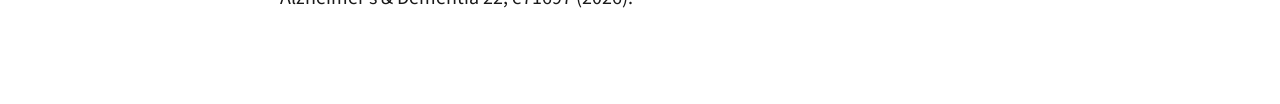
<file: wave2-mri.html>
<!DOCTYPE html>
<html lang="en">
<head>
<meta charset="UTF-8">
<meta name="viewport" content="width=device-width, initial-scale=1.0">
<title>LASI-DAD Neuroimaging</title>
<link rel="icon" type="image/png" href="lasi-dad-favicon.ico">
<meta name="description" content="[Study Name]: overview, study design, and data request information.">
<link rel="preconnect" href="https://fonts.googleapis.com">
<link rel="preconnect" href="https://fonts.gstatic.com" crossorigin>
<link href="https://fonts.googleapis.com/css2?family=Source+Serif+4:opsz,wght@8..60,400;8..60,500;8..60,600&family=Source+Sans+3:wght@400;600;700&display=swap" rel="stylesheet">
<link rel="stylesheet" href="css/style.css">
<style>{h1: 40px;}</style>
</head>
<body>
<a class="skip-link" href="#main">Skip to content</a>
  
<div class="layout">
  <aside class="sidebar">
    <nav aria-label="Primary">
      <ul>
        <li><a href="index.html">Overview</a></li>
        <li><a href="team.html">Team</a></li>
        <li><a href="wave1-mri.html">Wave 1 MRI</a></li>
        <li><a href="wave2-mri.html" aria-current="page">Wave 2 MRI</a></li>
        <li><a href="wave3-mri.html">Wave 3 MRI</a></li>
        <li><a href="data-requests.html">Data Requests</a></li>
      </ul>
    </nav>
  </aside>

  <main id="main" class="content">
    <p class="breadcrumb"><a href="index.html">Home</a> / <span aria-current="page">Wave 2 MRI</span></p>

    <p style="text-align: justify;"> 

      LASI-DAD collected <b>N=638</b> MRI scans between March 2024 and May 2025 as part of its Wave 2 data collection.<br>
      <br>
      The LASI-DAD Wave 2 MRI protocol is based on the ADNI-3 and ADNI-4 protocols. 
      As with the Wave 1 pilot study, the Wave 2 protocol was designed for 3T MRI scanners (either a Siemens or Philips scanner) with 32-channel head coils. 
      The protocol was designed to account for several considerations. The first was to minimize overall scanning time to ease the burden on older participants, 
      some of whom traveled long distances from rural residences to urban imaging centers. The target scanning time was therefore set to be in the range of 40-45 minutes. 
      The second was to measure a variety of cerebrovascular pathologies related to cerebral small vessel disease (CSVD), 
      which is expected to be prevalent in the Indian population due to the high cardiometabolic risk factor and air pollution exposures. 
      As a result, in addition to conventional T1w and FLAIR scans, which measure brain structure, lacunes and white matter damage, we included whole-brain 3D T2w imaging, 
      to measure perivascular spaces as well as SWI to measure cerebral microbleeds. To minimize scanning time, we did not include a high-resolution hippocampal T2w sequence. 
      To measure brain microstructure and white matter connectivity we included a multi-shell DWI sequence with b = 1000 and b = 2000 s/mm<sup>2</sup> shells, foregoing the b=500 s/mm<sup>2</sup> shell 
      that ADNI implements in its advanced diffusion sequence to minimize scanning time and reduce protocol complexity. 
      We also included an accelerated resting state fMRI sequence to measure functional connectivity.<br>
      <br>
      Scanning took place at 11 MRI centers across India. Sites are listed in the Neuroimaging Centers section of the <a href="MRI-Team.html">team</a> page.<br>
      <br>
      The 3T MRI protocol, which took between 40 and 42 minutes at most sites, is summarized in the figure below.<br>
      <img src="wave2_mri_protocol.png" alt="Wave 2 MRI protocol" style="display: block; width: 500px;"> 
      <br>
      MRI parameters for each site are available in <a href="LASI_DAD_Wave2_MRI_protocol_parameters.csv">csv</a>/<a href="LASI_DAD_Wave2_MRI_protocol_parameters.xlsx">xlsx</a> formats.<br>
      <br>
      Information on how to request data from Wave 2 and what's available is <a href="data-requests.html">here</a>.<br>
      <br>
      References:<br>
      1. 	Khobragade, P. Y. et al. Design and methodology of the harmonized diagnostic assessment of dementia for the longitudinal aging study in India: Wave 2. Journal of the American Geriatrics Society (2024).<br>
      2. 	Liu, Y. et al. Superficial white matter and gray matter jointly support cognition among older adults in India. Alzheimer’s & Dementia 22, e71697 (2026).<br>
    </p>

  </main>
</div>


</body>
</html>
</file>
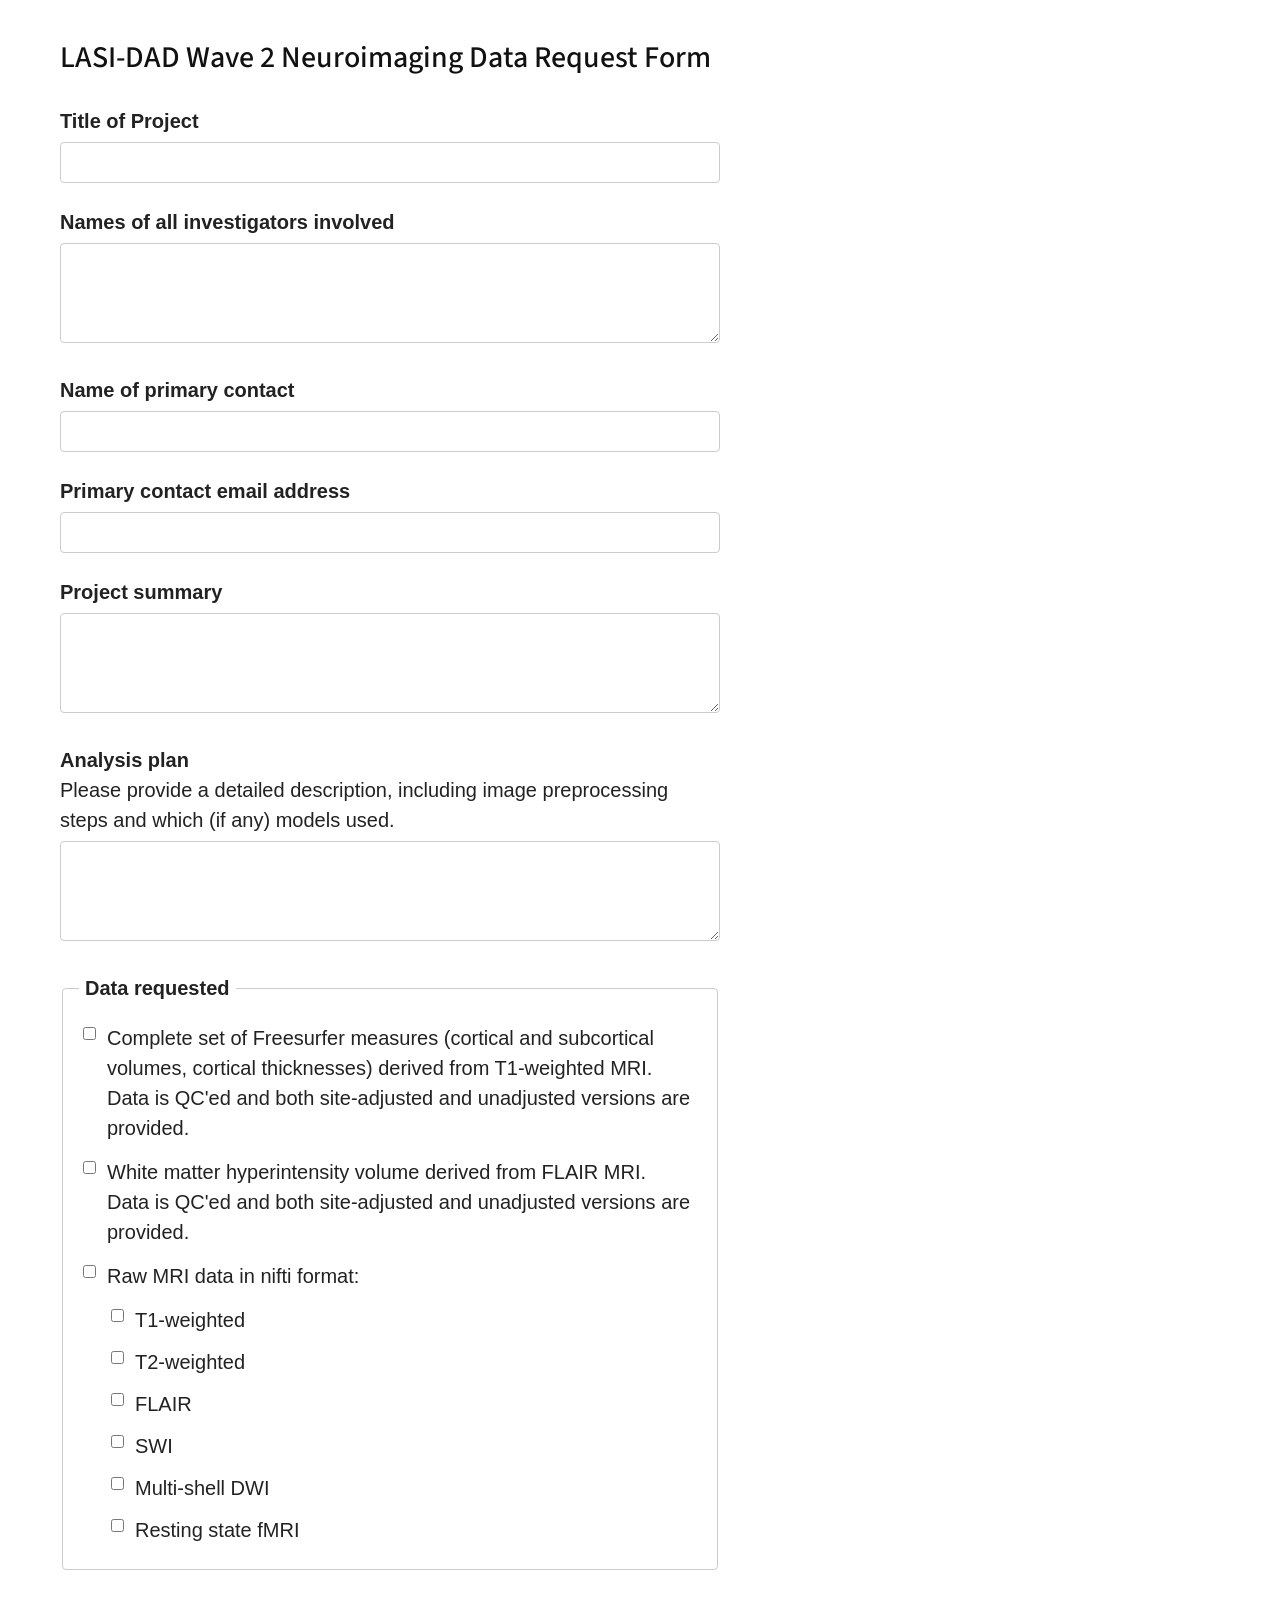
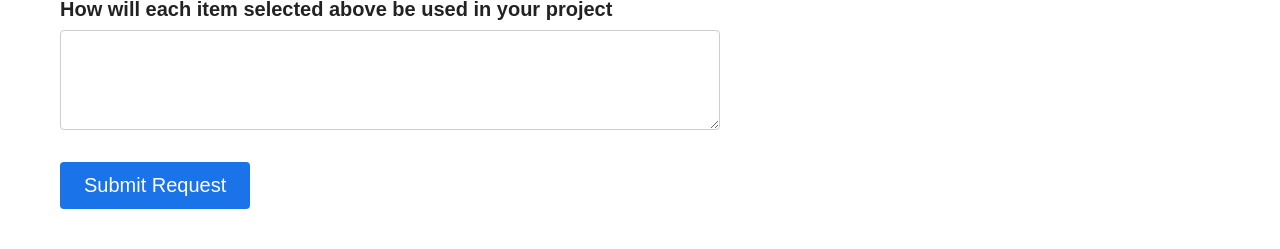
<file: wave2_data_request_form.html>
<!DOCTYPE html>
<html lang="en">
<head>
<meta charset="UTF-8">
<meta name="viewport" content="width=device-width, initial-scale=1.0">
<title>LASI-DAD Neuroimaging</title>
<link rel="icon" type="image/png" href="lasi-dad-favicon.ico">
<meta name="description" content="[Study Name]: overview, study design, and data request information.">
<link rel="preconnect" href="https://fonts.googleapis.com">
<link rel="preconnect" href="https://fonts.gstatic.com" crossorigin>
<link href="https://fonts.googleapis.com/css2?family=Source+Serif+4:opsz,wght@8..60,400;8..60,500;8..60,600&family=Source+Sans+3:wght@400;600;700&display=swap" rel="stylesheet">
<link rel="stylesheet" href="css/style.css">
<style>
  body {
    font-family: Arial, Helvetica, sans-serif;
    max-width: 700px;
    margin: 40px 0 40px 40px;
    padding: 0 20px;
    color: #222;
    line-height: 1.5;
  }
  h1 {
    font-size: 1.5em;
    margin-bottom: 30px;
  }
  form {
    display: flex;
    flex-direction: column;
    gap: 24px;
  }
  label {
    font-weight: bold;
    display: block;
    margin-bottom: 6px;
  }
  input[type="text"],
  input[type="email"],
  textarea {
    width: 100%;
    padding: 8px;
    font-size: 1em;
    border: 1px solid #ccc;
    border-radius: 4px;
    box-sizing: border-box;
    font-family: inherit;
  }
  textarea {
    resize: vertical;
    min-height: 100px;
  }
  fieldset {
    border: 1px solid #ccc;
    border-radius: 4px;
    padding: 12px 16px;
  }
  legend {
    font-weight: bold;
    padding: 0 6px;
  }
  .checkbox-item {
    display: flex;
    align-items: flex-start;
    gap: 8px;
    margin: 8px 0;
  }
  .checkbox-item input {
    margin-top: 4px;
  }
  .sub-item {
    margin-left: 28px;
  }
  .sub-item .checkbox-item {
    margin: 6px 0;
  }
  button {
    background-color: #1a73e8;
    color: white;
    border: none;
    padding: 12px 24px;
    font-size: 1em;
    border-radius: 4px;
    cursor: pointer;
    align-self: flex-start;
  }
  button:hover {
    background-color: #155cbb;
  }
</style>
</head>
<body>

<h1>LASI-DAD Wave 2 Neuroimaging Data Request Form</h1>

<form action="https://formspree.io/f/xyeyvvlr" method="POST">

  <div>
    <label for="project-title">Title of Project</label>
    <input type="text" id="project-title" name="project-title" required>
  </div>

  <div>
    <label for="investigators">Names of all investigators involved</label>
    <textarea id="investigators" name="investigators" required></textarea>
  </div>

  <div>
    <label for="primary-contact">Name of primary contact</label>
    <input type="text" id="primary-contact" name="primary-contact" required>
  </div>

  <div>
    <label for="primary-email">Primary contact email address</label>
    <input type="email" id="primary-email" name="primary-email" required>
  </div>

  <div>
    <label for="project-summary">Project summary</label>
    <textarea id="project-summary" name="project-summary" required></textarea>
  </div>

  <div>
    <label for="analysis-plan">Analysis plan<br><span class="sub-label" style="font-weight: normal; display: block;">
      Please provide a detailed description, including image preprocessing steps and which (if any) models used.</span></label>
    <textarea id="analysis-plan" name="analysis-plan" required></textarea>
  </div>

  <fieldset>
    <legend>Data requested</legend>

    <div class="checkbox-item">
      <input type="checkbox" id="freesurfer" name="data-requested" value="Freesurfer measures">
      <label for="freesurfer" style="font-weight: normal;">
        Complete set of Freesurfer measures (cortical and subcortical volumes, cortical thicknesses) derived from T1-weighted MRI. <br>
        Data is QC'ed and both site-adjusted and unadjusted versions are provided.
      </label>
    </div>

    <div class="checkbox-item">
      <input type="checkbox" id="wmh" name="data-requested" value="White matter hyperintensity volume">
      <label for="wmh" style="font-weight: normal;">
        White matter hyperintensity volume derived from FLAIR MRI. <br>
        Data is QC'ed and both site-adjusted and unadjusted versions are provided.
      </label>
    </div>

    <div class="checkbox-item">
      <input type="checkbox" id="raw-mri" name="data-requested" value="Raw MRI nifti files">
      <label for="raw-mri" style="font-weight: normal;">
        Raw MRI data in nifti format:
      </label>
    </div>

    <div class="sub-item">
      <div class="checkbox-item">
        <input type="checkbox" id="t1" name="raw-mri-type" value="T1-weighted">
        <label for="t1" style="font-weight: normal;">T1-weighted</label>
      </div>
      <div class="checkbox-item">
        <input type="checkbox" id="t2" name="raw-mri-type" value="T2-weighted">
        <label for="t2" style="font-weight: normal;">T2-weighted</label>
      </div>
      <div class="checkbox-item">
        <input type="checkbox" id="flair" name="raw-mri-type" value="FLAIR">
        <label for="flair" style="font-weight: normal;">FLAIR</label>
      </div>
      <div class="checkbox-item">
        <input type="checkbox" id="swi" name="raw-mri-type" value="SWI">
        <label for="swi" style="font-weight: normal;">SWI</label>
      </div>
      <div class="checkbox-item">
        <input type="checkbox" id="dwi" name="raw-mri-type" value="Multi-shell DWI">
        <label for="dwi" style="font-weight: normal;">Multi-shell DWI</label>
      </div>
      <div class="checkbox-item">
        <input type="checkbox" id="rsfmri" name="raw-mri-type" value="Resting state fMRI">
        <label for="rsfmri" style="font-weight: normal;">Resting state fMRI</label>
      </div>
    </div>

  </fieldset>

  <div>
    <label for="item-usage">How will each item selected above be used in your project</label>
    <textarea id="item-usage" name="item-usage" required></textarea>
  </div>

  <button type="submit">Submit Request</button>

</form>
</body>
</html>
</file>
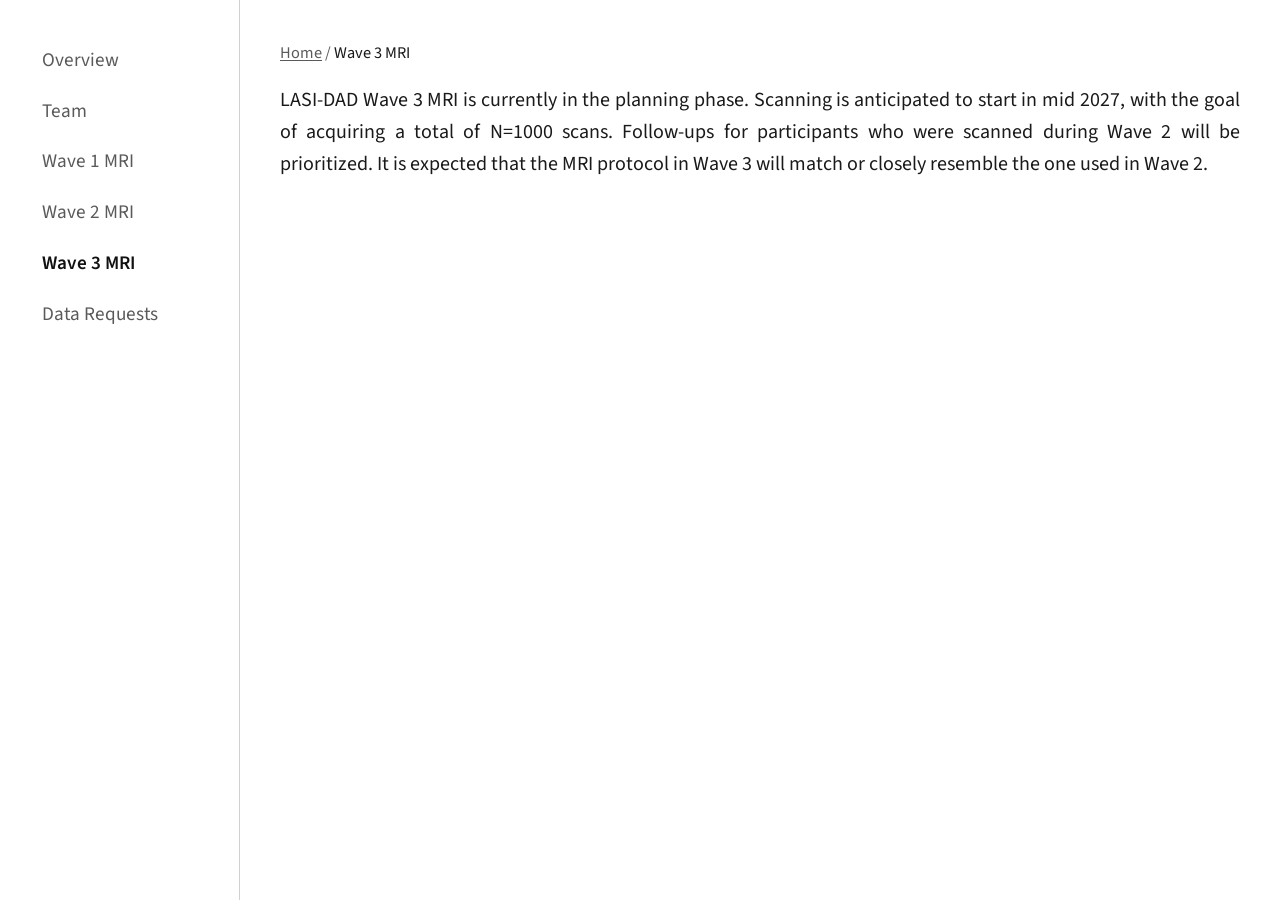
<file: wave3-mri.html>
<!DOCTYPE html>
<html lang="en">
<head>
<meta charset="UTF-8">
<meta name="viewport" content="width=device-width, initial-scale=1.0">
<title>LASI-DAD Neuroimaging</title>
<link rel="icon" type="image/png" href="lasi-dad-favicon.ico">
<meta name="description" content="[Study Name]: overview, study design, and data request information.">
<link rel="preconnect" href="https://fonts.googleapis.com">
<link rel="preconnect" href="https://fonts.gstatic.com" crossorigin>
<link href="https://fonts.googleapis.com/css2?family=Source+Serif+4:opsz,wght@8..60,400;8..60,500;8..60,600&family=Source+Sans+3:wght@400;600;700&display=swap" rel="stylesheet">
<link rel="stylesheet" href="css/style.css">
<style>{h1: 40px;}</style>
</head>
<body>
<a class="skip-link" href="#main">Skip to content</a>
  
<div class="layout">
  <aside class="sidebar">
    <nav aria-label="Primary">
      <ul>
        <li><a href="index.html">Overview</a></li>
        <li><a href="team.html">Team</a></li>
        <li><a href="wave1-mri.html">Wave 1 MRI</a></li>
        <li><a href="wave2-mri.html">Wave 2 MRI</a></li>
        <li><a href="wave3-mri.html" aria-current="page">Wave 3 MRI</a></li>
        <li><a href="data-requests.html">Data Requests</a></li>
      </ul>
    </nav>
  </aside>

  <main id="main" class="content">
    <p class="breadcrumb"><a href="index.html">Home</a> / <span aria-current="page">Wave 3 MRI</span></p>
    <p style="text-align: justify;">LASI-DAD Wave 3 MRI is currently in the planning phase. Scanning is anticipated to start in mid 2027, with the goal of acquiring a total of N=1000 scans. Follow-ups for
      participants who were scanned during Wave 2 will be prioritized. It is expected that the MRI protocol in Wave 3 will match or closely resemble the one used in Wave 2.<br>
        <br>
        
    </p>

  </main>
</div>


</body>
</html>
</file>
<file: css/style.css>
/* ============================================================
   Design tokens — grayscale only
   ============================================================ */
:root {
  --black: #111111;
  --ink: #1a1a1a;
  --ink-soft: #5a5a5a;
  --gray-100: #f4f4f4;
  --gray-200: #e6e6e6;
  --gray-300: #d0d0d0;
  --gray-500: #8a8a8a;
  --white: #ffffff;

  --serif: "Source Serif 4", Georgia, "Times New Roman", serif;
  --sans: "Source Sans 3", -apple-system, BlinkMacSystemFont, "Segoe UI", sans-serif;

  --maxw: 1180px;
  --sidebar-w: 240px;
}

* { box-sizing: border-box; }

html { scroll-behavior: smooth; }

body {
  margin: 0;
  font-family: var(--sans);
  font-size: 20px;
  color: var(--ink);
  background: var(--white);
  line-height: 1.6;
  -webkit-font-smoothing: antialiased;
}

h1, h2, h3 {
  font-family: var(--sans);/*var(--serif); */
  color: var(--black);
  line-height: 1.2;
  margin: 0 0 0.55em 0;
  font-weight: 600;
}

h1 { font-size: clamp(1.7rem, 3vw, 2.3rem); font-weight: 500; } 
h2 { font-size: 1.25rem; margin-top: 1.6em; }
h3 { font-size: 1.05rem; }

p { margin: 0 0 0.5em 0; max-width: 120ch; } /*1.1em 68ch; } */

ul, ol { max-width: 68ch; }
li { margin-bottom: 0.4em; }

/*a { color: var(--ink); text-decoration: underline; text-underline-offset: 2px; }*/
a { color: #007CBA; text-decoration: underline; text-underline-offset: 2px;} /* blue */
   
a:hover { color: var(--black); }

a:focus-visible, button:focus-visible {
  outline: 2px solid var(--black);
  outline-offset: 2px;
}

.skip-link {
  position: absolute;
  left: -999px;
  background: var(--black);
  color: var(--white);
  padding: 10px 16px;
  z-index: 100;
}
.skip-link:focus { left: 12px; top: 12px; }

/*
.plain-table td, .plain-table th {
  border-bottom: none;
  font-size: 1.3rem;
}
*/
.plain-table {
  border-collapse: separate;
  width: auto;
}
.plain-table td, .plain-table th {
  border-bottom: none;
}

/* ============================================================
   Top bar — logo only, no nav here
   ============================================================ */
.top-bar {
  border-bottom: 1px solid var(--gray-300);
  padding: 18px 28px;
}

.top-bar-inner {
  max-width: var(--maxw);
  margin: 0 auto;
  display: flex;
  align-items: center;
}

.logo-link { display: flex; align-items: center; gap: 12px; text-decoration: none; }
.logo-link:hover { text-decoration: none; }

.logo-mark {
  width: 42px;
  height: 42px;
  border: 1.5px solid var(--black);
  display: flex;
  align-items: center;
  justify-content: center;
  font-family: var(--serif);
  font-size: 1rem;
  font-weight: 600;
  color: var(--black);
  flex-shrink: 0;
}

.logo-text {
  display: flex;
  flex-direction: column;
  line-height: 1.2;
}

.logo-name {
  font-family: var(--serif);
  font-size: 1.05rem;
  font-weight: 600;
  color: var(--black);
}

.logo-sub {
  font-size: 0.75rem;
  color: var(--ink-soft);
}

/* ============================================================
   Body layout — sidebar + content
   ============================================================ */
/*
.layout {
  max-width: var(--maxw);
  margin: 0 auto;
  display: grid;
  grid-template-columns: var(--sidebar-w) 1fr;
  gap: 0;
  align-items: start;
}

.sidebar {
  border-right: 1px solid var(--gray-300);
  padding: 36px 24px 60px 28px;
  position: sticky;
  top: 0;
}
*/
.layout {
  max-width: none;
  margin: 0;
  display: block;
}

.sidebar {
  border-right: 1px solid var(--gray-300);
  padding: 36px 24px 60px 28px;
  position: fixed;
  top: 0;
  left: 0;
  width: var(--sidebar-w);
  height: 100vh;
  overflow-y: auto;
  background: var(--white);
  z-index: 10;
}

.sidebar nav ul {
  list-style: none;
  margin: 0;
  padding: 0;
  max-width: none;
}

.sidebar nav li { margin-bottom: 2px; }

.sidebar nav a {
  display: block;
  padding: 9px 12px;
  text-decoration: none;
  color: var(--ink-soft);
  /*font-size: 0.94rem;*/
   font-size: 1.2rem;
  border-left: 2px solid transparent;
}

.sidebar nav a:hover {
  color: var(--black);
  background: var(--gray-100);
}

.sidebar nav a[aria-current="page"] {
  color: var(--black);
  font-weight: 600;
  /*border-left: 2px solid var(--black);
  background: var(--gray-100); */
}

.content {
  padding: 40px 40px 80px 40px;
  min-width: 0;
  margin-left: var(--sidebar-w);
  max-width: none;    /* was var(--maxw) */
}

.breadcrumb {
  font-size: 0.82rem;
  color: var(--ink-soft);
  margin-bottom: 18px;
}
.breadcrumb a { color: var(--ink-soft); }
.breadcrumb span[aria-current] { color: var(--ink); }

.content > p:first-of-type { font-size: 1.02rem; }

hr.rule {
  border: none;
  border-top: 1px solid var(--gray-300);
  margin: 2em 0;
}

/* Simple content components, grayscale only */
.field-list {
  list-style: none;
  margin: 0 0 1.2em 0;
  padding: 0;
  max-width: none;
}
.field-list li {
  padding: 10px 0;
  border-top: 1px solid var(--gray-200);
}
.field-list li:last-child { border-bottom: 1px solid var(--gray-200); }

.table-wrap { overflow-x: auto; margin-bottom: 1.4em; }
table { border-collapse: collapse; width: 100%; font-size: 0.92rem; max-width: none; }
th, td { text-align: left; padding: 9px 14px; border-bottom: 1px solid var(--gray-300); }
th { font-family: var(--serif); font-weight: 600; border-bottom: 2px solid var(--black); }

.btn {
  display: inline-block;
  padding: 10px 20px;
  border: 1px solid var(--black);
  color: var(--black);
  font-size: 0.92rem;
  text-decoration: none;
}
.btn:hover { background: var(--black); color: var(--white); }

ol.steps { padding-left: 1.2em; }
ol.steps > li { margin-bottom: 0.9em; }
ol.steps ul { margin-top: 0.4em; }

/* ============================================================
   Footer
   ============================================================ */
.site-footer {
  border-top: 1px solid var(--gray-300);
  padding: 28px;
  margin-top: 40px;
}
.site-footer .top-bar-inner {
  display: flex;
  justify-content: space-between;
  flex-wrap: wrap;
  gap: 10px;
  font-size: 0.82rem;
  color: var(--ink-soft);
}
.site-footer a { color: var(--ink-soft); }

/* ============================================================
   Mobile
   ============================================================ */
@media (max-width: 760px) {
  .layout { grid-template-columns: 1fr; }
  .sidebar {
    position: static;
    border-right: none;
    border-bottom: 1px solid var(--gray-300);
    padding: 20px 24px;
  }
  .sidebar nav ul { display: flex; flex-wrap: wrap; gap: 4px; }
  .sidebar nav a { border-left: none; border-bottom: 2px solid transparent; padding: 8px 10px; }
  .sidebar nav a[aria-current="page"] { border-left: none; border-bottom: 2px solid var(--black); }
  .content { padding: 28px 24px 60px 24px; }
}

@media (prefers-reduced-motion: reduce) {
  html { scroll-behavior: auto; }
}
</file>
